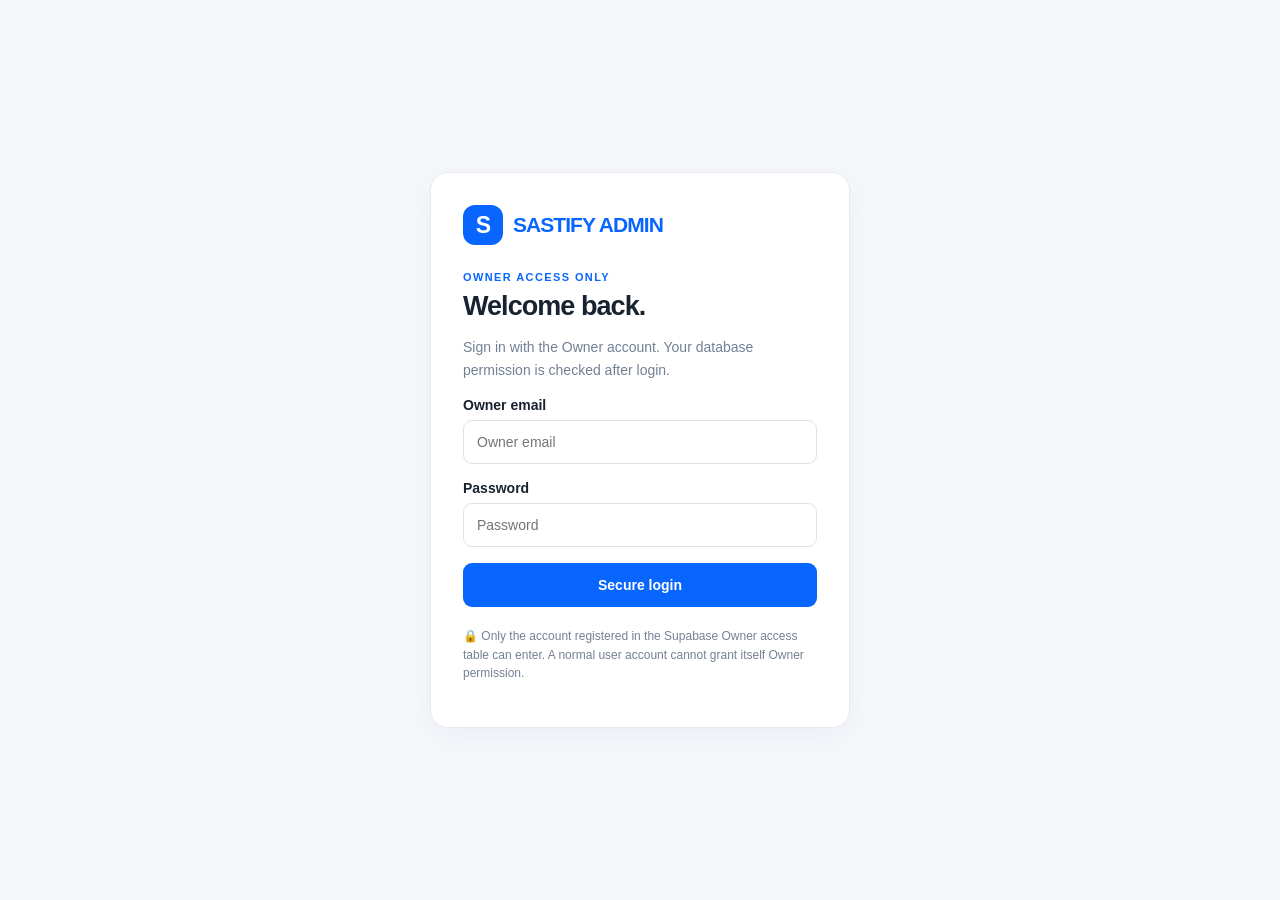
<file: admin.html>
<!doctype html>
<html lang="en"><head><meta charset="utf-8"><meta name="viewport" content="width=device-width,initial-scale=1"><meta name="robots" content="noindex,nofollow"><meta name="theme-color" content="#f5f7fb"><title>SASTIFY Owner Admin</title>
<style>
:root{--blue:#0866ff;--ink:#182230;--muted:#738094;--line:#e7ebf1;--bg:#f5f7fb}*{box-sizing:border-box}body{margin:0;background:var(--bg);color:var(--ink);font:14px Inter,-apple-system,BlinkMacSystemFont,"Segoe UI",Arial,sans-serif}.hidden{display:none!important}button,input{font:inherit}.login{min-height:100vh;display:grid;place-items:center;padding:22px}.card{width:min(420px,100%);background:#fff;border:1px solid var(--line);border-radius:18px;padding:32px;box-shadow:0 18px 55px #243b5b12}.brand{display:flex;align-items:center;gap:10px;color:var(--blue);font-weight:850;font-size:21px}.mark{width:40px;height:40px;border-radius:12px;background:var(--blue);color:white;display:grid;place-items:center;font-size:23px}.eyebrow{margin:26px 0 8px;color:var(--blue);font-size:11px;font-weight:800;letter-spacing:1.4px}.card h1{margin:0;font-size:27px}.sub{color:var(--muted);line-height:1.6}.field{margin:16px 0}.field label{display:block;font-weight:700;margin-bottom:7px}.field input{width:100%;padding:13px;border:1px solid #dce2ea;border-radius:9px}.primary{width:100%;border:0;border-radius:9px;background:var(--blue);color:white;padding:14px;font-weight:750}.primary:disabled{opacity:.6}.message{display:none;margin-top:14px;padding:12px;border-radius:9px;background:#fff1ed;color:#923a25;line-height:1.5}.security{font-size:12px;color:#758094;line-height:1.55;margin-top:20px}.app{min-height:100vh}.sidebar{position:fixed;inset:0 auto 0 0;width:238px;background:#fff;border-right:1px solid var(--line);padding:22px 14px;display:flex;flex-direction:column}.sidebrand{padding:0 8px 25px}.navlabel{font-size:10px;color:#9aa5b5;letter-spacing:1.2px;font-weight:800;padding:10px}.nav{display:grid;gap:5px}.nav a{padding:12px;border-radius:9px;color:#536176;text-decoration:none;font-weight:650}.nav a.active,.nav a:hover{background:#edf4ff;color:var(--blue)}.owner{margin-top:auto;border-top:1px solid var(--line);padding-top:15px;color:#566275}.logout{width:100%;padding:12px;border:0;background:transparent;color:#b33a3a;text-align:left;font-weight:700}.main{margin-left:238px;padding:30px;max-width:1500px}.top{display:flex;justify-content:space-between;align-items:center;margin-bottom:25px}.top h1{margin:0;font-size:25px}.top p{margin:6px 0;color:var(--muted)}.verified{padding:8px 12px;background:#eaf8ef;color:#187443;border-radius:30px;font-weight:700;font-size:12px}.hero{padding:23px;border-radius:14px;background:linear-gradient(110deg,#0b63e5,#3988ff);color:#fff}.hero h2{margin:0 0 7px}.hero p{margin:0;line-height:1.6;color:#edf4ff}.heading{margin:27px 0 13px;font-size:16px}.stats{display:grid;grid-template-columns:repeat(4,1fr);gap:13px}.stat,.module,.info{background:white;border:1px solid var(--line);border-radius:12px;padding:17px}.stat small{color:var(--muted);font-weight:650}.stat strong{display:block;font-size:25px;margin:13px 0 5px}.stat span{font-size:11px;color:#8b96a6}.modules{display:grid;grid-template-columns:repeat(3,1fr);gap:13px}.module b{font-size:14px}.module p{font-size:12px;color:var(--muted);line-height:1.55;margin-bottom:0}.info{margin-top:18px;line-height:1.6;color:var(--muted)}@media(max-width:900px){.stats{grid-template-columns:repeat(2,1fr)}.modules{grid-template-columns:repeat(2,1fr)}}@media(max-width:650px){.sidebar{width:62px;padding:16px 6px}.sidebrand{padding:0 3px 20px}.sidebrand .brand{font-size:0}.mark{width:44px;height:44px}.navlabel,.nav a span,.owner span{display:none}.nav a{text-align:center;padding:13px 3px;font-size:17px}.owner{text-align:center}.logout{text-align:center;padding:12px 0;font-size:0}.logout:after{content:"↪";font-size:18px}.main{margin-left:62px;padding:20px 13px}.top h1{font-size:21px}.verified{font-size:0;padding:10px}.verified:after{content:"✓";font-size:13px}.modules{grid-template-columns:1fr}.hero{padding:19px}}@media(max-width:420px){.stats{gap:8px}.stat{padding:12px}.stat strong{font-size:21px}}

:root{--surface:#fff;--surface2:#f8faff;--shadow:0 8px 28px #1d35570b;--blue-soft:#edf4ff}
body{transition:background .2s,color .2s}
.card,.sidebar,.stat,.module,.info,.toptools{background:var(--surface);box-shadow:var(--shadow)}
.module{transition:transform .18s,border-color .18s,box-shadow .18s;cursor:pointer}
.module:hover{transform:translateY(-3px);border-color:#b8d1ff;box-shadow:0 12px 30px #1d355714}
.toptools{display:flex;align-items:center;gap:9px;padding:7px;border:1px solid var(--line);border-radius:12px}
.toptools input{border:0;outline:0;background:transparent;width:180px;padding:7px;color:var(--ink)}
.toolbtn{border:1px solid var(--line);background:var(--surface2);color:var(--ink);border-radius:9px;padding:9px 11px;cursor:pointer;font-weight:700}
.toprow{display:flex;justify-content:space-between;align-items:center;gap:14px;margin-bottom:22px}
.quick{display:grid;grid-template-columns:repeat(3,1fr);gap:13px;margin-top:14px}
.quick article{background:var(--surface);border:1px solid var(--line);border-radius:12px;padding:16px}
.quick b{display:block;margin-bottom:6px}.quick span{font-size:12px;color:var(--muted)}
.stat{box-shadow:none}.module{box-shadow:none}
.statusdot{display:inline-block;width:7px;height:7px;border-radius:50%;background:#20b26b;margin-right:7px}
body.dark{--ink:#e8edf6;--muted:#a4b0c2;--line:#29364a;--bg:#101827;--surface:#172235;--surface2:#1d2b40;--blue-soft:#1b355b;--shadow:0 8px 28px #0003;color:var(--ink)}
body.dark .sidebar{background:var(--surface)}body.dark .nav a{color:#b7c3d5}body.dark .nav a.active,body.dark .nav a:hover{background:#1b355b;color:#8db8ff}body.dark .hero{background:linear-gradient(110deg,#123c7c,#1459ad)}body.dark .verified{background:#173c2c;color:#8ee0b1}body.dark .field input{background:#101827;color:var(--ink);border-color:var(--line)}
@media(max-width:900px){.toprow{align-items:flex-start;flex-direction:column}.quick{grid-template-columns:1fr 1fr}}
@media(max-width:650px){.toptools{width:100%}.toptools input{width:100%;min-width:0}.quick{grid-template-columns:1fr}.toprow{gap:12px}}

#sastifyToast{position:fixed;z-index:99999;left:50%;top:50%;transform:translate(-50%,-50%) scale(.96);width:min(340px,calc(100% - 36px));padding:17px 19px 16px 56px;border:1px solid #e5eaf2;border-radius:18px;background:rgba(255,255,255,.96);backdrop-filter:blur(18px);-webkit-backdrop-filter:blur(18px);box-shadow:0 18px 55px #10213b30;color:#172235;font:600 14px/1.45 Inter,-apple-system,BlinkMacSystemFont,"Segoe UI",Arial,sans-serif;opacity:0;visibility:hidden;transition:opacity .2s,transform .2s,visibility .2s;pointer-events:none}#sastifyToast.show{opacity:1;visibility:visible;transform:translate(-50%,-50%) scale(1)}#sastifyToast:before{content:"✓";position:absolute;left:17px;top:50%;transform:translateY(-50%);width:27px;height:27px;border-radius:50%;display:grid;place-items:center;background:#e8f8ee;color:#159447;font-weight:900;font-size:16px}#sastifyToast.error:before{content:"!";background:#fff0ed;color:#d34232}#sastifyToast.info:before{content:"i";background:#eaf2ff;color:#0866ff}#sastifyToast b{display:block;font-size:14px;margin-bottom:2px}#sastifyToast span{display:block;color:#596579;font-weight:500;font-size:13px}body.dark #sastifyToast{background:rgba(23,34,53,.97);border-color:#34435a;color:#edf3fc}body.dark #sastifyToast span{color:#b7c3d5}

<style>
#usersPanel{margin-top:24px;background:var(--surface);border:1px solid var(--line);border-radius:14px;padding:18px;box-shadow:var(--shadow)}
#usersPanel .panelhead{display:flex;justify-content:space-between;align-items:center;gap:12px;flex-wrap:wrap}
#usersPanel h2{margin:0;font-size:18px}
#usersPanel .muted{color:var(--muted);font-size:12px;line-height:1.5}
#usersPanel .userfilters{display:flex;gap:8px;flex-wrap:wrap;margin:15px 0}
#usersPanel input,#usersPanel select{border:1px solid var(--line);border-radius:9px;background:var(--surface2);color:var(--ink);padding:11px;min-width:0}
#usersPanel input{flex:1;min-width:180px}
#usersPanel select{min-width:130px}
#usersPanel button{border:1px solid var(--line);border-radius:9px;background:var(--surface2);color:var(--ink);padding:10px 12px;font-weight:700;cursor:pointer}
#usersPanel button.primaryUser{background:#0866ff;color:#fff;border-color:#0866ff}
#usersPanel button:disabled{opacity:.55;cursor:not-allowed}
#usersPanel .tablewrap{overflow:auto}
#usersPanel table{width:100%;border-collapse:collapse;min-width:680px}
#usersPanel th,#usersPanel td{text-align:left;padding:12px 9px;border-top:1px solid var(--line);font-size:13px;vertical-align:middle}
#usersPanel th{color:var(--muted);font-size:11px;text-transform:uppercase;letter-spacing:.5px}
#usersPanel .pill{display:inline-block;padding:5px 8px;border-radius:20px;background:#eaf8ef;color:#187443;font-size:11px;font-weight:800}
#usersPanel .pill.suspended{background:#fff4df;color:#98600b}
#usersPanel .pill.banned{background:#ffeded;color:#b42318}
#usersPanel .actions{display:flex;gap:6px;flex-wrap:wrap}
#usersPanel .empty{padding:20px;text-align:center;color:var(--muted)}
#usersPanel .pagination{display:flex;justify-content:space-between;align-items:center;gap:10px;margin-top:14px}
#userActionDialog{position:fixed;inset:0;z-index:10000;background:#0b172a88;display:none;place-items:center;padding:18px}
#userActionDialog.show{display:grid}
#userActionDialog .dialog{width:min(430px,100%);background:var(--surface);color:var(--ink);border:1px solid var(--line);border-radius:16px;padding:22px;box-shadow:0 20px 70px #0004}
#userActionDialog h3{margin:0 0 7px}
#userActionDialog p{color:var(--muted);font-size:13px;line-height:1.5}
#userActionDialog select,#userActionDialog textarea{width:100%;padding:12px;border:1px solid var(--line);border-radius:9px;background:var(--surface2);color:var(--ink);font:inherit;margin:7px 0 12px}
#userActionDialog textarea{min-height:90px;resize:vertical}
#userActionDialog .dialogactions{display:flex;gap:8px}
#userActionDialog .dialogactions button{flex:1;padding:12px;border:1px solid var(--line);border-radius:9px;background:var(--surface2);color:var(--ink);font-weight:700}
#userActionDialog .dialogactions .confirm{background:#0866ff;color:white;border-color:#0866ff}
@media(max-width:650px){#usersPanel{padding:13px}#usersPanel .panelhead{align-items:flex-start}#usersPanel .userfilters{display:grid;grid-template-columns:1fr 1fr}#usersPanel input{grid-column:1/-1}#usersPanel select{width:100%}}
</style></style><link rel="stylesheet" href="/assets/sastify-typography.css?v=1">
<script src="/assets/sastify-global-favicon.js?v=1"></script>
</head><body>
<div id="sastifyToast" role="status" aria-live="polite"><b id="sastifyToastTitle">Success</b><span id="sastifyToastText"></span></div>

<section class="login" id="loginView"><div class="card"><div class="brand"><span class="mark">S</span>SASTIFY ADMIN</div><div class="eyebrow">OWNER ACCESS ONLY</div><h1>Welcome back.</h1><p class="sub">Sign in with the Owner account. Your database permission is checked after login.</p><form id="loginForm"><div class="field"><label for="email">Owner email</label><input id="email" type="email" autocomplete="username" required placeholder="Owner email"></div><div class="field"><label for="password">Password</label><input id="password" type="password" autocomplete="current-password" required placeholder="Password"></div><button class="primary" id="loginButton">Secure login</button></form><div class="message" id="message" role="status"></div><p class="security">🔒 Only the account registered in the Supabase Owner access table can enter. A normal user account cannot grant itself Owner permission.</p></div></section>
<section class="app hidden" id="app"><aside class="sidebar"><div class="sidebrand"><div class="brand"><span class="mark">S</span><span>SASTIFY ADMIN</span></div></div><div class="navlabel">WORKSPACE</div><nav class="nav"><a class="active" href="#dashboard">▦ <span>Dashboard</span></a><a href="/welcome-editor.html">▧ <span>Welcome Page</span></a><a href="#users">♙ <span>Users</span></a><a href="#verification">✓ <span>Verification</span></a><a href="#social">♡ <span>Social</span></a><a href="#shop">▣ <span>Shop</span></a><a href="#payments">৳ <span>Payments</span></a><a href="#reports">⚑ <span>Reports</span></a><a href="#settings">⚙ <span>Settings</span></a></nav><div class="owner">◉ <span>Owner · Full access</span></div><button class="logout" id="logout">↪ Log out</button></aside><main class="main" id="dashboard"><div class="toprow"><header class="top"><div><h1>Dashboard</h1><p>Your SASTIFY control centre</p></div><div class="verified">● Owner verified</div></header><div class="toptools"><input id="moduleSearch" type="search" placeholder="Search admin modules…" aria-label="Search admin modules"><button class="toolbtn" id="themeToggle" type="button" aria-label="Toggle dark mode">☾ Theme</button></div></div><section class="hero"><h2>Welcome to SASTIFY Admin</h2><p>Manage your platform from one professional workspace. Live database metrics and management actions will be connected module by module.</p></section><h2 class="heading">Platform overview</h2><section class="stats"><article class="stat"><small>Total members</small><strong id="memberCount">—</strong><span id="memberStatus">Loading live data…</span></article><article class="stat"><small>Social posts</small><strong>—</strong><span>Live data connection pending</span></article><article class="stat"><small>Products</small><strong>—</strong><span>Live data connection pending</span></article><article class="stat"><small>Orders</small><strong>—</strong><span>Live data connection pending</span></article></section><h2 class="heading">Management modules</h2><section class="modules"><article class="module" id="welcome" role="link" tabindex="0" data-editor-link><b>Welcome Page Editor ↗</b><p>Edit your logo, images, text, community post, shop preview and founder details. Save drafts and publish changes.</p></article><article class="module" id="users"><b>User Management</b><p>Search members, review profiles and manage account status.</p></article><article class="module" id="verification"><b>Verification</b><p>Blue Tick and Verified Tick requests, pricing, payments and renewals.</p></article><article class="module" id="social"><b>Social Management</b><p>Moderate posts, photos, videos, comments, reports and spam.</p></article><article class="module" id="shop"><b>Shop Management</b><p>Manage sellers, seller plans, products, categories and orders.</p></article><article class="module" id="payments"><b>Payments & Finance</b><p>Manual bKash, Nagad, Rocket records, fees, refunds and order payments.</p></article><article class="module" id="reports"><b>Reports & Moderation</b><p>Review user, post and product reports with action history.</p></article><article class="module" id="settings"><b>Website Settings</b><p>Policies, contact details, SEO, language, currency and maintenance.</p></article></section><section class="quick"><article><b><span class="statusdot"></span>Owner security</b><span id="ownerStatus">Owner authentication verified for this session</span></article><article><b>Database connection</b><span id="databaseStatus">Checking Supabase data access…</span></article><article><b>Next milestone</b><span>Connect social, shop and order records after their schema is confirmed.</span></article></section><section class="info"><b>Implementation status:</b> Owner login and access verification are active. Dashboard search and theme controls are available. Statistics and management actions will appear only after their database tables, permissions and workflows are connected—no sample figures are shown.</section>
<section id="usersPanel" hidden>
 <div class="panelhead"><div><h2>User Management</h2><div class="muted">Live member records from Supabase. Account status changes are recorded in the admin audit log.</div></div><button class="primaryUser" id="refreshUsers" type="button">↻ Refresh</button></div>
 <div class="userfilters"><input id="userSearch" type="search" placeholder="Search name, username or email"><select id="userStatusFilter"><option value="all">All statuses</option><option value="active">Active</option><option value="suspended">Suspended</option><option value="banned">Banned</option></select><select id="userSort"><option value="newest">Newest first</option><option value="oldest">Oldest first</option></select></div>
 <div class="muted" id="usersMessage" role="status">Loading members…</div>
 <div class="tablewrap"><table><thead><tr><th>Member</th><th>Email</th><th>Username</th><th>Joined</th><th>Status</th><th>Action</th></tr></thead><tbody id="usersRows"></tbody></table></div>
 <div class="pagination"><span class="muted" id="usersPageInfo">—</span><div><button id="usersPrev" type="button">← Previous</button> <button id="usersNext" type="button">Next →</button></div></div>
</section>
<div id="userActionDialog" role="dialog" aria-modal="true" aria-labelledby="userDialogTitle">
 <div class="dialog"><h3 id="userDialogTitle">Change account status</h3><p id="userDialogMember"></p><label class="muted" for="userNewStatus">New status</label><select id="userNewStatus"><option value="active">Active</option><option value="suspended">Suspended</option><option value="banned">Banned</option></select><label class="muted" for="userReason">Reason (optional)</label><textarea id="userReason" maxlength="1000" placeholder="Add a moderation note…"></textarea><div class="dialogactions"><button type="button" id="cancelUserAction">Cancel</button><button type="button" class="confirm" id="confirmUserAction">Save status</button></div></div>
</div></main></section>
<script>
const URL='https://eepluqdmtvsvhqxcvtll.supabase.co';
const KEY=String.fromCharCode(115,98,95,112,117,98,108,105,115,104,97,98,108,101,95,73,121,78,84,55,111,88,56,102,106,68,48,101,106,109,88,115,87,78,57,121,65,95,48,57,104,66,70,107,98,77);
const $=id=>document.getElementById(id);
let sastifyToastTimer;function showToast(message,type='success',title){const box=document.getElementById('sastifyToast');if(!box)return;box.className=type==='error'?'error show':type==='info'?'info show':'show';document.getElementById('sastifyToastTitle').textContent=title||(type==='error'?'Something went wrong':type==='info'?'Notice':'Done');document.getElementById('sastifyToastText').textContent=message;clearTimeout(sastifyToastTimer);sastifyToastTimer=setTimeout(()=>box.classList.remove('show'),2800)}
const showError=t=>{$('message').textContent=t;$('message').style.display='block';showToast(t,'error')};
async function checkOwner(s){if(!s||!s.access_token||!s.user?.id)throw Error('Please sign in again.');const u=await fetch(URL+'/auth/v1/user',{headers:{apikey:KEY,Authorization:'Bearer '+s.access_token}});if(!u.ok)throw Error('Session expired. Please sign in again.');const user=await u.json();const r=await fetch(URL+'/rest/v1/admin_access?select=user_id&user_id=eq.'+encodeURIComponent(user.id),{headers:{apikey:KEY,Authorization:'Bearer '+s.access_token}});if(!r.ok)throw Error('Owner access is not configured. Run supabase/admin_setup.sql in Supabase SQL Editor.');const rows=await r.json();if(!rows.some(x=>x.user_id===user.id))throw Error('Access denied. This account is not the registered Owner.');return user}
function openApp(){$('loginView').classList.add('hidden');$('app').classList.remove('hidden');loadDashboard()}
async function loadDashboard(){const s=JSON.parse(sessionStorage.getItem('sastify_owner_session')||'null');if(!s?.access_token)return;const headers={apikey:KEY,Authorization:'Bearer '+s.access_token,Prefer:'count=exact'};try{const r=await fetch(URL+'/rest/v1/profiles?select=id',{method:'HEAD',headers});if(!r.ok)throw Error('Profiles table access unavailable ('+r.status+').');const range=r.headers.get('content-range')||'';const total=range.includes('/')?range.split('/').pop():'*';$('memberCount').textContent=total==='*'?'—':Number(total).toLocaleString();$('memberStatus').textContent=total==='*'?'Member count not exposed by database':'Live Supabase profile count';$('databaseStatus').textContent='Connected to Supabase; profile data '+(total==='*'?'reachable':'loaded')+'. Other modules awaiting schema.';}catch(e){$('memberCount').textContent='—';$('memberStatus').textContent='Unable to read profiles';$('databaseStatus').textContent=e.message;}}
async function logout(){const s=JSON.parse(sessionStorage.getItem('sastify_owner_session')||'null');try{if(s?.access_token)await fetch(URL+'/auth/v1/logout',{method:'POST',headers:{apikey:KEY,Authorization:'Bearer '+s.access_token}})}catch{}sessionStorage.removeItem('sastify_owner_session');$('app').classList.add('hidden');$('loginView').classList.remove('hidden');showToast('You have logged out successfully.','success','Logged out')}
$('loginForm').addEventListener('submit',async e=>{e.preventDefault();const b=$('loginButton');b.disabled=true;b.textContent='Verifying Owner…';$('message').style.display='none';try{const r=await fetch(URL+'/auth/v1/token?grant_type=password',{method:'POST',headers:{'Content-Type':'application/json',apikey:KEY},body:JSON.stringify({email:$('email').value.trim(),password:$('password').value})});const s=await r.json();if(!r.ok)throw Error(s.msg||s.message||s.error_description||'Login failed.');await checkOwner(s);sessionStorage.setItem('sastify_owner_session',JSON.stringify(s));openApp();showToast('Owner login successful. Welcome to SASTIFY Admin.')}catch(err){showError(err.message||'Could not verify Owner access.')}finally{b.disabled=false;b.textContent='Secure login'}});
$('logout').addEventListener('click',logout);
(async()=>{try{const s=JSON.parse(sessionStorage.getItem('sastify_owner_session')||'null');if(s){await checkOwner(s);openApp()}}catch{sessionStorage.removeItem('sastify_owner_session')}})();
document.querySelectorAll('.nav a').forEach(a=>a.addEventListener('click',()=>{document.querySelectorAll('.nav a').forEach(x=>x.classList.remove('active'));a.classList.add('active')}));
$('themeToggle').addEventListener('click',()=>{document.body.classList.toggle('dark');$('themeToggle').textContent=document.body.classList.contains('dark')?'☀ Light':'☾ Theme';showToast(document.body.classList.contains('dark')?'Dark mode enabled.':'Light mode enabled.','info','Theme updated')});
$('moduleSearch');
$('welcome').addEventListener('click',()=>{showToast('Opening Welcome Page Editor…','info');setTimeout(()=>location.href='/welcome-editor.html',250)});$('welcome').addEventListener('keydown',e=>{if(e.key==='Enter'||e.key===' '){showToast('Opening Welcome Page Editor…','info');setTimeout(()=>location.href='/welcome-editor.html',250)}});

$('moduleSearch').addEventListener('input',e=>{const q=e.target.value.trim().toLowerCase();document.querySelectorAll('.module').forEach(m=>{m.style.display=m.textContent.toLowerCase().includes(q)?'':'none'})});
let userRows=[],userPage=0,userTarget=null;const USER_PAGE_SIZE=20;
const usersPanel=$('usersPanel');
function escapeHTML(v){return String(v??'').replace(/[&<>"']/g,c=>({'&':'&amp;','<':'&lt;','>':'&gt;','"':'&quot;',"'":'&#39;'}[c]))}
function ownerSession(){return JSON.parse(sessionStorage.getItem('sastify_owner_session')||'null')}
function profileMeta(p){return p.user_metadata||p.raw_user_meta_data||p||{}}
function userStatus(p){return p.account_status||'active'}
function renderUsers(){const q=$('userSearch').value.trim().toLowerCase(),st=$('userStatusFilter').value,sort=$('userSort').value;let list=userRows.filter(p=>{const m=profileMeta(p),hay=[p.email,m.full_name,m.username,p.id].join(' ').toLowerCase();return (!q||hay.includes(q))&&(st==='all'||userStatus(p)===st)});list.sort((a,b)=>{const d=new Date(a.created_at||0)-new Date(b.created_at||0);return sort==='newest'?-d:d});const pages=Math.max(1,Math.ceil(list.length/USER_PAGE_SIZE));userPage=Math.min(userPage,pages-1);const start=userPage*USER_PAGE_SIZE;$('usersRows').innerHTML=list.slice(start,start+USER_PAGE_SIZE).map(p=>{const m=profileMeta(p),status=userStatus(p),label=m.full_name||m.username||p.email||'SASTIFY Member';return '<tr><td><b>'+escapeHTML(label)+'</b><div class="muted">'+escapeHTML(p.id)+'</div></td><td>'+escapeHTML(p.email||'—')+'</td><td>'+escapeHTML(m.username?'@'+m.username:'—')+'</td><td>'+escapeHTML(p.created_at?new Date(p.created_at).toLocaleDateString():'—')+'</td><td><span class="pill '+(status==='active'?'':status)+'">'+escapeHTML(status)+'</span></td><td><div class="actions"><button type="button" data-user-action="'+escapeHTML(p.id)+'" data-user-status="'+escapeHTML(status)+'" data-user-label="'+escapeHTML(label)+'">Manage</button></div></td></tr>'}).join('');$('usersMessage').textContent=list.length+' matching member(s) · records are loaded from Supabase Auth';$('usersPageInfo').textContent='Page '+(userPage+1)+' of '+pages+' · '+list.length+' members';$('usersPrev').disabled=userPage===0;$('usersNext').disabled=userPage>=pages-1}
async function loadUsers(){const s=ownerSession();if(!s?.access_token)return;$('usersMessage').textContent='Loading member records…';$('refreshUsers').disabled=true;try{const r=await fetch(URL+'/rest/v1/profiles?select=*&order=created_at.desc&limit=1000',{headers:{apikey:KEY,Authorization:'Bearer '+s.access_token}});if(!r.ok){const e=await r.json().catch(()=>({}));throw Error(e.message||'Could not load profiles ('+r.status+'). Check the profiles table SELECT policy for Owner access.')}const profiles=await r.json();if(!Array.isArray(profiles))throw Error('Unexpected profiles response.');const cr=await fetch(URL+'/rest/v1/user_account_controls?select=user_id,account_status,reason,updated_at',{headers:{apikey:KEY,Authorization:'Bearer '+s.access_token}});if(!cr.ok)throw Error('Could not load account status records ('+cr.status+'). Check user_management.sql and Owner RLS.');const controls=await cr.json();const map=new Map(controls.map(x=>[x.user_id,x]));userRows=profiles.map(p=>{const id=p.id||p.user_id;return {...p,id,...map.get(id)}}).filter(p=>p.id);$('usersMessage').textContent='Member profiles loaded successfully. Email is shown only if your profiles table stores it.';renderUsers()}catch(e){$('usersMessage').textContent=e.message;showToast(e.message,'error','Users could not load')}finally{$('refreshUsers').disabled=false}}
function openUsers(){usersPanel.hidden=false;$('dashboard').scrollIntoView({behavior:'smooth',block:'start'});loadUsers()}
$('users').addEventListener('click',()=>openUsers());
$('refreshUsers').addEventListener('click',loadUsers);
['userSearch','userStatusFilter','userSort'].forEach(id=>$(id).addEventListener(id==='userSearch'?'input':'change',()=>{userPage=0;renderUsers()}));
$('usersPrev').addEventListener('click',()=>{userPage=Math.max(0,userPage-1);renderUsers()});
$('usersNext').addEventListener('click',()=>{userPage++;renderUsers()});
$('usersRows').addEventListener('click',e=>{const b=e.target.closest('[data-user-action]');if(!b)return;userTarget={id:b.dataset.userAction,label:b.dataset.userLabel};$('userDialogMember').textContent=userTarget.label+' · '+userTarget.id;$('userNewStatus').value=b.dataset.userStatus;$('userReason').value='';$('userActionDialog').classList.add('show')});
$('cancelUserAction').addEventListener('click',()=>{$('userActionDialog').classList.remove('show');userTarget=null});
$('confirmUserAction').addEventListener('click',async()=>{if(!userTarget)return;const s=ownerSession(),status=$('userNewStatus').value,reason=$('userReason').value.trim(),b=$('confirmUserAction');b.disabled=true;b.textContent='Saving…';try{const r=await fetch(URL+'/rest/v1/rpc/admin_set_user_status',{method:'POST',headers:{apikey:KEY,Authorization:'Bearer '+s.access_token,'Content-Type':'application/json'},body:JSON.stringify({target_user_id:userTarget.id,new_status:status,change_reason:reason||null})});const result=await r.json().catch(()=>({}));if(!r.ok)throw Error(result.message||result.details||'Could not update status ('+r.status+').');$('userActionDialog').classList.remove('show');showToast('Account status updated to '+status+'.','success','Saved');userTarget=null;await loadUsers()}catch(e){showToast(e.message,'error','Update failed')}finally{b.disabled=false;b.textContent='Save status'}});

</script></body></html>
</file>
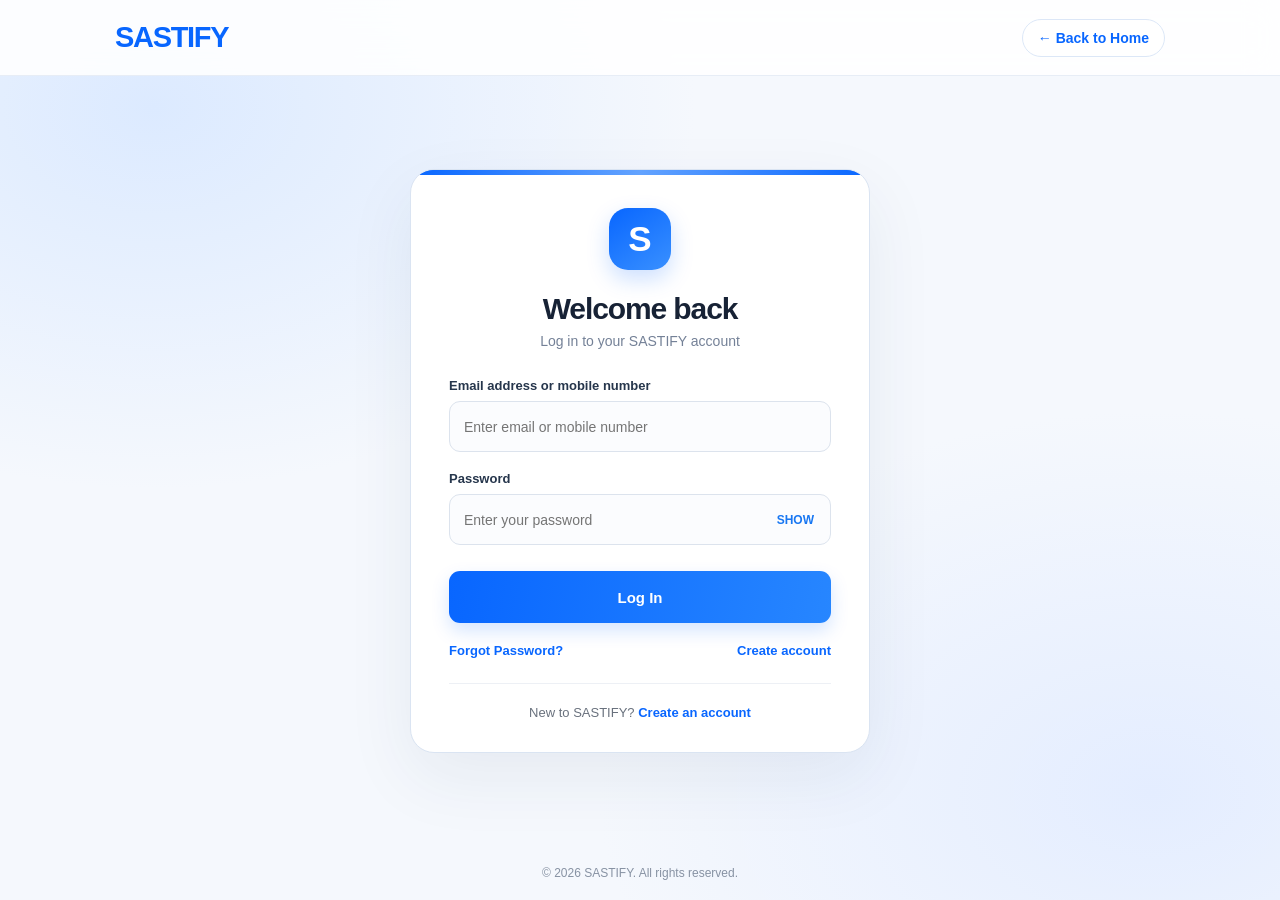
<file: login.html>
<!doctype html>
<html lang="en">
<head>
<meta charset="utf-8"><meta name="viewport" content="width=device-width,initial-scale=1"><meta name="theme-color" content="#0866ff">
<title>Log In | SASTIFY</title>
<style>
*{box-sizing:border-box}body{margin:0;min-height:100vh;background:#f0f2f5;color:#1c1e21;font-family:Inter,-apple-system,BlinkMacSystemFont,"Segoe UI",Arial,sans-serif;display:flex;flex-direction:column}.nav{height:68px;background:#fff;border-bottom:1px solid #e2e5e9;display:flex;align-items:center;justify-content:space-between;padding:0 max(20px,calc((100% - 1050px)/2))}.brand{font-size:26px;font-weight:850;letter-spacing:-1px;color:#0866ff;text-decoration:none}.home{color:#0866ff;text-decoration:none;font-size:14px;font-weight:700}.main{flex:1;display:grid;place-items:center;padding:36px 16px}.card{width:min(430px,100%);background:#fff;border:1px solid #e0e3e8;border-radius:14px;padding:32px;box-shadow:0 10px 30px #1720330b}.mark{width:48px;height:48px;border-radius:14px;background:#0866ff;color:#fff;display:grid;place-items:center;font-size:29px;font-weight:850;margin:0 auto 18px}.card h1{text-align:center;font-size:27px;letter-spacing:-.8px;margin:0 0 7px}.sub{text-align:center;color:#69717d;font-size:14px;margin:0 0 25px}.field{margin:16px 0}.field label{display:block;font-size:13px;font-weight:750;margin-bottom:7px}.field input{width:100%;height:47px;border:1px solid #d5dae2;border-radius:8px;padding:0 13px;font:inherit;font-size:14px;outline:none}.field input:focus{border-color:#0866ff;box-shadow:0 0 0 3px #0866ff18}.submit{width:100%;height:48px;border:0;border-radius:8px;background:#0866ff;color:#fff;font-size:15px;font-weight:750;cursor:pointer;margin-top:7px}.submit:disabled{opacity:.65;cursor:wait}.links{display:flex;justify-content:space-between;gap:12px;margin-top:18px}.links a,.links button{font-size:13px;color:#0866ff;text-decoration:none;font-weight:700;background:none;border:0;padding:0;cursor:pointer}.notice{display:none;margin-top:16px;padding:12px;border-radius:8px;background:#fff0ed;color:#a02a19;font-size:13px;line-height:1.5}.signup{text-align:center;color:#69717d;font-size:13px;margin:24px 0 0}.signup a{color:#0866ff;text-decoration:none;font-weight:750}footer{text-align:center;padding:20px;color:#7b828d;font-size:12px}@media(max-width:480px){.card{padding:27px 21px}.nav{height:62px}}
:root{--auth-blue:#1877f2;--auth-ink:#172235}body{background:radial-gradient(ellipse at 12% 12%,#dceaff 0,transparent 34%),radial-gradient(ellipse at 90% 88%,#e4edff 0,transparent 34%),#f5f8fd;color:var(--auth-ink)}.nav{height:76px;background:#ffffffdf;backdrop-filter:blur(16px);border-bottom:1px solid #e7edf6}.brand{font-size:29px;letter-spacing:-1.4px;font-weight:900}.home{padding:10px 15px;border:1px solid #dce7f7;border-radius:999px;background:#fff}.main{padding:42px 16px}.card{width:min(460px,100%);padding:38px 38px 32px;border:1px solid #dae4f2;border-radius:24px;box-shadow:0 24px 70px #17345b12;position:relative;overflow:hidden}.card:before,.card:after{content:"";position:absolute;inset:0 0 auto;height:5px;background:linear-gradient(90deg,#0866ff,#63a3ff,#0866ff)}.mark{width:62px;height:62px;border-radius:19px;background:linear-gradient(145deg,#0866ff,#3990ff);box-shadow:0 9px 22px #0866ff35;font-size:35px;margin-bottom:22px}.card h1{font-size:30px;letter-spacing:-1.1px;font-weight:850}.sub{color:#748197;margin-bottom:29px}.field{margin:19px 0}.field label{color:#26364c;margin-bottom:8px}.field input{height:51px;border:1px solid #dce3ed;border-radius:11px;padding:0 14px;background:#fbfcfe;transition:.18s}.field input:focus{background:#fff;border-color:#1877f2;box-shadow:0 0 0 4px #1877f21a}.password-wrap{position:relative}.password-wrap input{width:100%;padding-right:75px}.password-toggle{position:absolute;right:9px;top:50%;transform:translateY(-50%);border:0;background:transparent;color:#1877f2;font-size:12px;font-weight:800;padding:8px;cursor:pointer}.submit{height:52px;border-radius:11px;background:linear-gradient(100deg,#0866ff,#2786ff);box-shadow:0 8px 18px #0866ff2b;transition:.18s}.submit:hover{transform:translateY(-1px);box-shadow:0 11px 23px #0866ff38}.links{margin-top:20px}.signup{border-top:1px solid #edf0f5;padding-top:21px;margin-top:25px}footer{color:#8792a3}#authToast{position:fixed;z-index:9999;left:50%;top:50%;transform:translate(-50%,-50%) scale(.96);width:min(340px,calc(100% - 36px));padding:17px 18px 17px 56px;border:1px solid #e5eaf2;border-radius:18px;background:#fffffff5;backdrop-filter:blur(18px);box-shadow:0 18px 55px #10213b30;color:#172235;opacity:0;visibility:hidden;transition:.2s;pointer-events:none}#authToast.show{opacity:1;visibility:visible;transform:translate(-50%,-50%) scale(1)}#authToast:before{content:"✓";position:absolute;left:17px;top:50%;transform:translateY(-50%);width:27px;height:27px;border-radius:50%;display:grid;place-items:center;background:#e8f8ee;color:#159447;font-weight:900}#authToast.error:before{content:"!";background:#fff0ed;color:#d34232}#authToast b{display:block;margin-bottom:3px}#authToast span{font-size:13px;color:#596579}@media(max-width:520px){.nav{height:66px;padding:0 17px}.main{padding:28px 14px}.card{padding:33px 23px 26px;border-radius:20px}.card h1{font-size:27px}}</style>
<link rel="stylesheet" href="/assets/sastify-typography.css?v=1">
<script src="/assets/sastify-global-favicon.js?v=1"></script>
<script src="/assets/sastify-auth-session.js?v=1"></script>
</head>
<body>
<header class="nav"><a class="brand" href="/">SASTIFY</a><a class="home" href="/">← Back to Home</a></header>
<main class="main"><section class="card">
<div class="mark">S</div><h1>Welcome back</h1><p class="sub">Log in to your SASTIFY account</p>
<form id="loginForm">
<div class="field"><label for="identity">Email address or mobile number</label><input id="identity" type="text" autocomplete="username" placeholder="Enter email or mobile number" required></div>
<div class="field"><label for="password">Password</label><input id="password" type="password" autocomplete="current-password" placeholder="Enter your password" required></div>
<button class="submit" id="submit" type="submit">Log In</button>
</form>
<div class="links"><button type="button" id="forgot">Forgot Password?</button><a href="/signup.html">Create account</a></div>
<div class="notice" id="notice" role="alert"></div>
<p class="signup">New to SASTIFY? <a href="/signup.html">Create an account</a></p>
</section></main><footer>© 2026 SASTIFY. All rights reserved.</footer>
<script>
const U='https://eepluqdmtvsvhqxcvtll.supabase.co';
const K=String.fromCharCode(115,98,95,112,117,98,108,105,115,104,97,98,108,101,95,73,121,78,84,55,111,88,56,102,106,68,48,101,106,109,88,115,87,78,57,121,65,95,48,57,104,66,70,107,98,77);
const form=document.getElementById('loginForm'),btn=document.getElementById('submit'),notice=document.getElementById('notice');const pw=document.getElementById('password'),pwWrap=document.createElement('div');pwWrap.className='password-wrap';pw.parentNode.insertBefore(pwWrap,pw);pwWrap.appendChild(pw);const eye=document.createElement('button');eye.type='button';eye.className='password-toggle';eye.textContent='SHOW';pwWrap.appendChild(eye);eye.onclick=()=>{const visible=pw.type==='password';pw.type=visible?'text':'password';eye.textContent=visible?'HIDE':'SHOW'};
let toastTimer;function toast(t,type='success',title){const box=document.getElementById('authToast');box.className=type==='error'?'error show':'show';document.getElementById('authToastTitle').textContent=title||(type==='error'?'Please check':'Done');document.getElementById('authToastText').textContent=t;clearTimeout(toastTimer);toastTimer=setTimeout(()=>box.classList.remove('show'),2600)}function message(t){notice.textContent=t;notice.style.display='block';toast(t,'error')}
form.addEventListener('submit',async e=>{
 e.preventDefault();notice.style.display='none';btn.disabled=true;btn.textContent='Logging in…';
 try{
  const identity=document.getElementById('identity').value.trim(),password=document.getElementById('password').value;
  const email=/^[^\s@]+@[^\s@]+\.[^\s@]+$/.test(identity);
  let phone=identity.replace(/[\s()-]/g,'');
  if(/^01[3-9]\d{8}$/.test(phone))phone='+88'+phone;else if(/^8801[3-9]\d{8}$/.test(phone))phone='+'+phone;
  const payload=email?{email:identity,password}:{phone,password};
  const r=await fetch(U+'/auth/v1/token?grant_type=password',{method:'POST',headers:{'Content-Type':'application/json',apikey:K},body:JSON.stringify(payload)});
  const d=await r.json();
  if(!r.ok)throw new Error(d.msg||d.message||d.error_description||'Login failed. Please check your details and try again.');
  window.SASTIFY_AUTH.save(d);
  toast('Successful','success','Login successful');setTimeout(()=>location.href='/profile.html',650);
 }catch(err){message(err.message||'Network error. Please try again.');}
 finally{btn.disabled=false;btn.textContent='Log In';}
});
document.getElementById('forgot').addEventListener('click',async()=>{
 const email=document.getElementById('identity').value.trim();
 if(!/^[^\s@]+@[^\s@]+\.[^\s@]+$/.test(email)){message('Password reset-er jonno age email address din.');return}
 try{const r=await fetch(U+'/auth/v1/recover',{method:'POST',headers:{'Content-Type':'application/json',apikey:K},body:JSON.stringify({email})});if(!r.ok)throw new Error('Could not send password reset email.');notice.style.background='#eaf7ee';notice.style.color='#176b35';notice.textContent='If this email is registered, a password reset link has been sent.';notice.style.display='block';toast('Password reset instructions have been requested.','success','Request submitted');}
 catch(e){message(e.message||'Network error. Please try again.')}
});
</script>
<div id="authToast" role="status" aria-live="polite"><b id="authToastTitle">Success</b><span id="authToastText"></span></div></body></html>
</file>
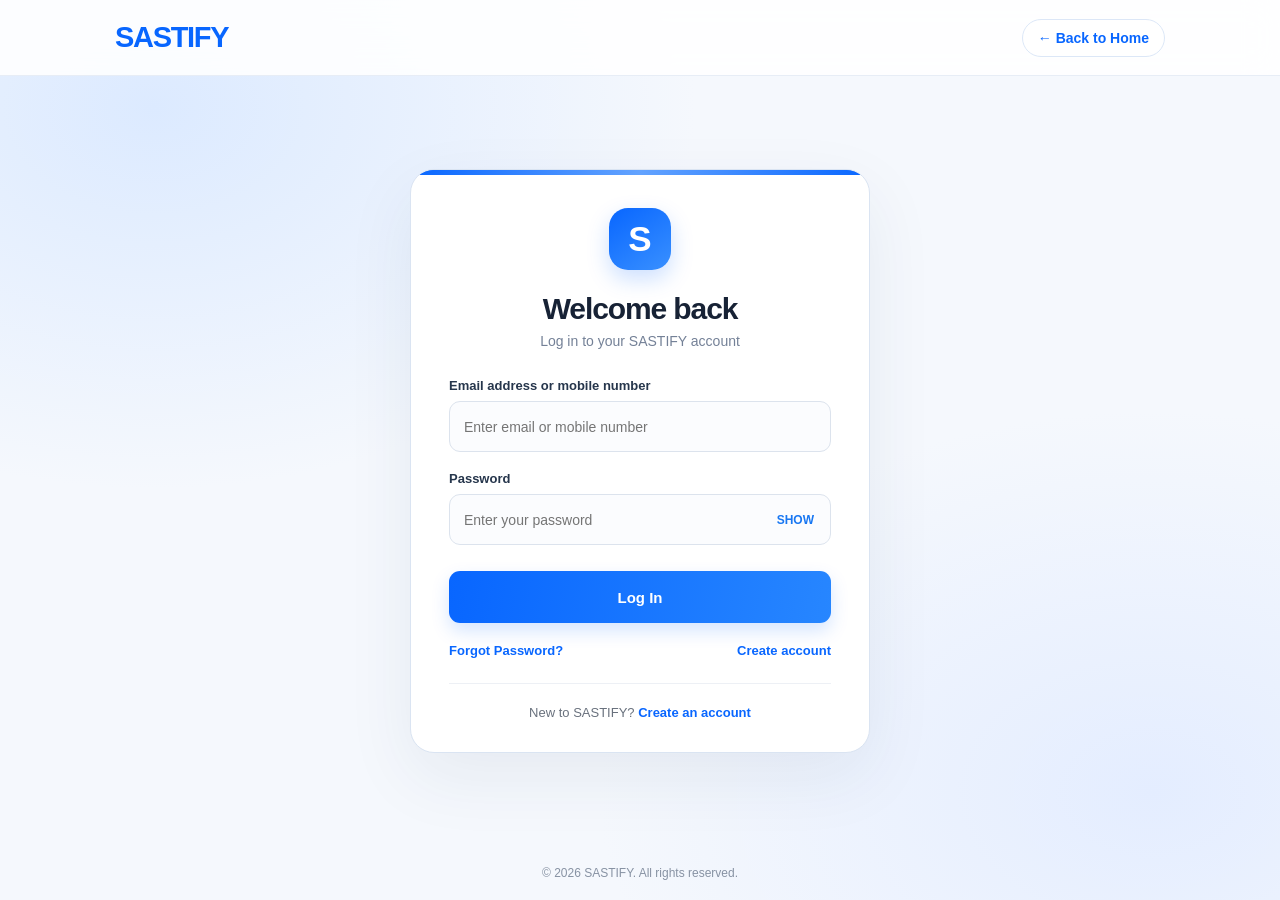
<file: profile.html>
<!doctype html><html lang="en"><head><meta charset="utf-8"><meta name="viewport" content="width=device-width,initial-scale=1"><meta name="robots" content="noindex,nofollow"><title>My Profile | SASTIFY</title><style>*{box-sizing:border-box}body{margin:0;background:#f0f2f5;color:#1c1e21;font-family:Arial,sans-serif}.nav{height:64px;background:#fff;display:flex;align-items:center;justify-content:space-between;padding:0 max(20px,calc((100% - 950px)/2))}.brand{font-size:25px;font-weight:850;color:#0866ff;text-decoration:none}button{border:0;border-radius:7px;padding:10px 14px;font-weight:bold;cursor:pointer}.wrap{width:min(850px,calc(100% - 28px));margin:28px auto}.card{background:#fff;border:1px solid #dddfe2;border-radius:12px;overflow:hidden}.cover{height:190px;background:linear-gradient(120deg,#dceaff,#eef3fc)}.profile{padding:0 24px 25px}.avatar{width:124px;height:124px;border-radius:50%;border:5px solid white;background:#e4eaf2;object-fit:cover;margin-top:-62px}.name{font-size:26px;margin:8px 0 3px}.username{color:#65676b;margin:0 0 20px}.grid{border-top:1px solid #e4e6eb;padding-top:18px;display:grid;grid-template-columns:1fr 1fr;gap:16px}.item{font-size:14px;color:#65676b}.item b{display:block;color:#1c1e21;margin-bottom:5px}.hint{font-size:13px;color:#65676b;margin-top:20px}.home{display:inline-block;margin-top:10px;background:#0866ff;color:#fff;text-decoration:none;padding:11px 15px;border-radius:7px;font-weight:bold;font-size:14px}@media(max-width:520px){.cover{height:145px}.profile{padding:0 16px 20px}.grid{grid-template-columns:1fr}}</style><link rel="stylesheet" href="/assets/sastify-typography.css?v=1">
<script src="/assets/sastify-global-favicon.js?v=1"></script>
<script src="/assets/sastify-auth-session.js?v=1"></script>
</head><body><header class="nav"><a class="brand" href="/">SASTIFY</a><button id="logout">Log out</button></header><main class="wrap"><section class="card"><div class="cover"></div><div class="profile"><img class="avatar" id="avatar" alt="Profile photo"><h1 class="name" id="name">SASTIFY Member</h1><p class="username" id="username"></p><div class="grid"><div class="item"><b>Birthday</b><span id="birthday">Not added</span></div><div class="item"><b>Gender</b><span id="gender">Not added</span></div><div class="item"><b>Email</b><span id="email"></span></div><div class="item"><b>Mobile</b><span id="phone">Not added</span></div></div><p class="hint">Welcome to SASTIFY. You can add or update more profile details as new features become available.</p><a class="home" href="/">Go to SASTIFY Home</a><a class="home" id="adminLink" href="/admin.html" style="display:none;margin-left:8px;background:#174ea6">Open Admin Panel</a></div></section></main><script>const U='https://eepluqdmtvsvhqxcvtll.supabase.co',K=String.fromCharCode(115,98,95,112,117,98,108,105,115,104,97,98,108,101,95,73,121,78,84,55,111,88,56,102,106,68,48,101,106,109,88,115,87,78,57,121,65,95,48,57,104,66,70,107,98,77);let s; (async()=>{s=await window.SASTIFY_AUTH.getSession();if(!s||!s.access_token){location.href='/login.html';return}const u=s.user||{},m=u.user_metadata||{};document.getElementById('name').textContent=m.full_name||'SASTIFY Member';document.getElementById('username').textContent=m.username?'@'+m.username:'';document.getElementById('birthday').textContent=m.birthday||'Not added';document.getElementById('gender').textContent=m.gender||'Not added';document.getElementById('email').textContent=u.email||'';document.getElementById('phone').textContent=m.phone||'Not added';if(m.avatar_url)document.getElementById('avatar').src=m.avatar_url;else{const svg='<svg xmlns="http://www.w3.org/2000/svg" width="124" height="124"><rect width="100%" height="100%" fill="#e4eaf2"/><text x="50%" y="58%" text-anchor="middle" font-size="46" fill="#7d8ba0">S</text></svg>';document.getElementById('avatar').src='data:image/svg+xml,'+encodeURIComponent(svg)}fetch(U+'/rest/v1/admin_access?select=user_id&user_id=eq.'+encodeURIComponent(u.id),{headers:{apikey:K,Authorization:'Bearer '+s.access_token}}).then(r=>r.ok?r.json():[]).then(rows=>{if(Array.isArray(rows)&&rows.some(x=>x.user_id===u.id))document.getElementById('adminLink').style.display='inline-block'}).catch(()=>{})})();document.getElementById('logout').onclick=async()=>{try{await fetch(U+'/auth/v1/logout',{method:'POST',headers:{apikey:K,Authorization:'Bearer '+(s?.access_token||'')}})}catch{}window.SASTIFY_AUTH.clear();location.href='/'};</script></body></html>
</file>
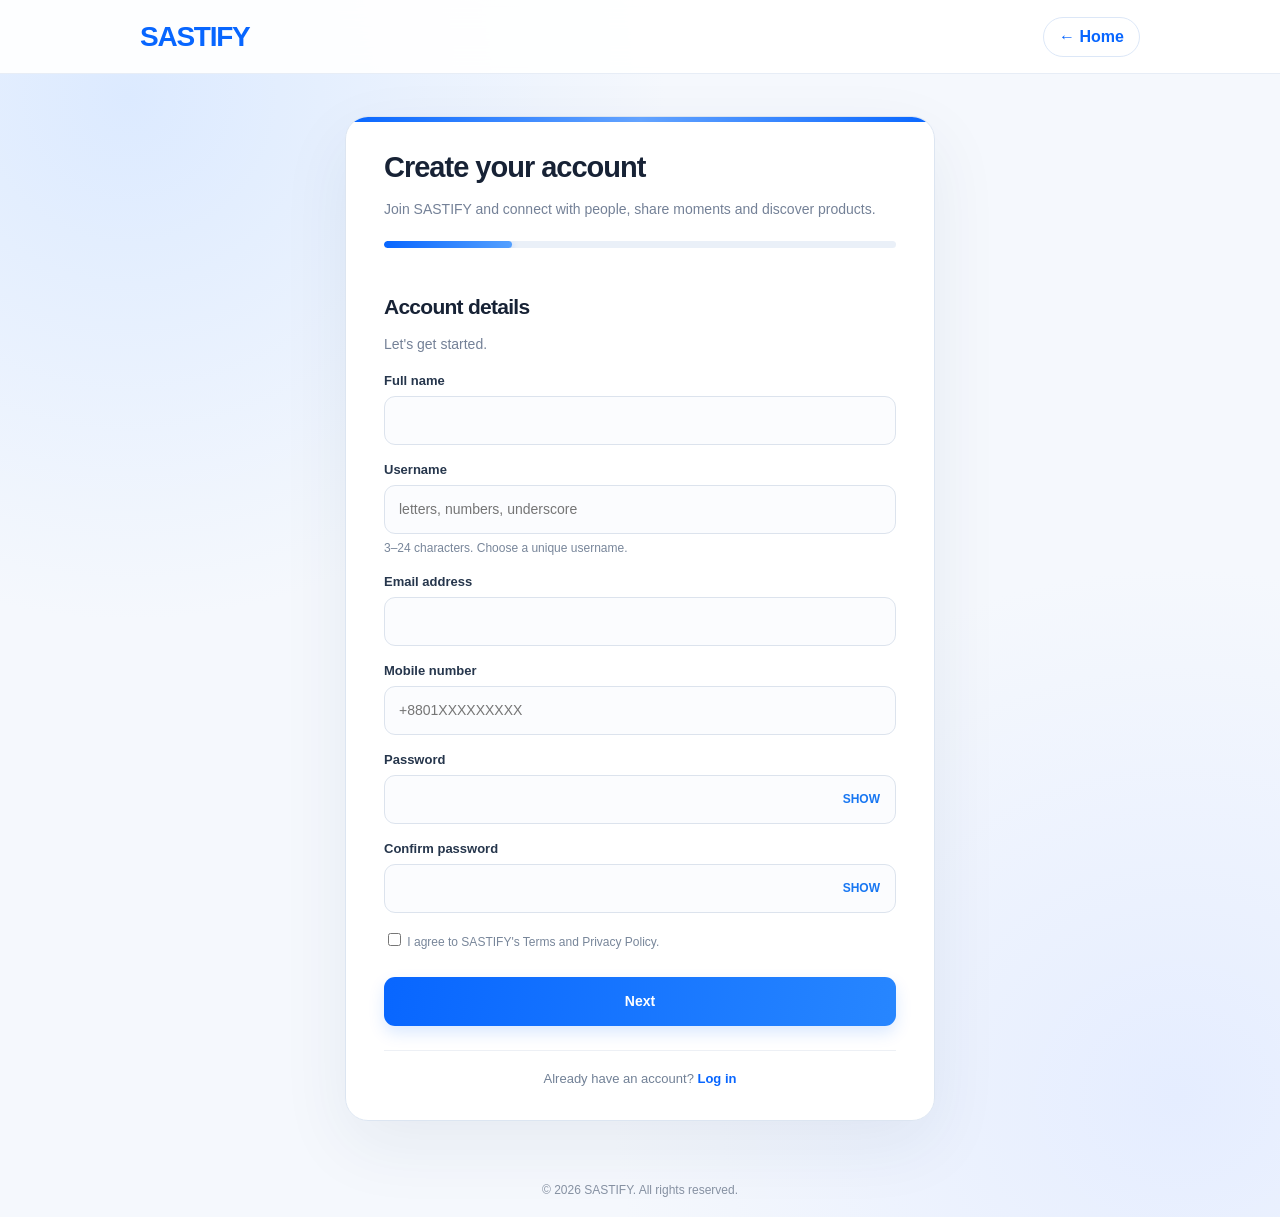
<file: signup.html>
<!doctype html>
<html lang="en"><head><meta charset="utf-8"><meta name="viewport" content="width=device-width,initial-scale=1"><meta name="theme-color" content="#0866ff"><title>Create account | SASTIFY</title>
<style>
*{box-sizing:border-box}body{margin:0;background:#f0f2f5;color:#1c1e21;font-family:Arial,sans-serif}.nav{height:64px;background:#fff;display:flex;align-items:center;justify-content:space-between;padding:0 max(18px,calc((100% - 1000px)/2));border-bottom:1px solid #ddd}.brand{font-size:25px;font-weight:850;color:#0866ff;text-decoration:none}.nav a:last-child{color:#0866ff;text-decoration:none;font-weight:bold}.wrap{width:min(500px,calc(100% - 28px));margin:30px auto}.card{background:white;border:1px solid #ddd;border-radius:12px;padding:27px;box-shadow:0 8px 25px #00000008}.head{border-bottom:1px solid #eee;padding-bottom:18px;margin-bottom:20px}.head h1{margin:0 0 8px;font-size:26px}.head p,.sub{color:#65676b;font-size:14px;line-height:1.5}.progress{height:5px;background:#e8edf4;border-radius:8px;margin-top:16px}.bar{height:100%;width:25%;background:#0866ff;border-radius:8px;transition:.2s}.step{display:none}.step.active{display:block}.step h2{font-size:20px;margin:0 0 5px}.field{margin:13px 0}.field label{display:block;font-size:13px;font-weight:bold;margin-bottom:7px}.field input{width:100%;padding:12px;border:1px solid #ccd0d5;border-radius:7px;font-size:14px}.hint{font-size:11px;color:#65676b;margin-top:5px}.actions{display:flex;gap:10px;margin-top:22px}.actions button{flex:1;padding:13px;border:0;border-radius:7px;font-weight:bold;font-size:14px;cursor:pointer}.primary{background:#0866ff;color:white}.secondary{background:#e4e6eb;color:#1c1e21}.notice{display:none;margin-top:14px;padding:12px;background:#fff2e8;color:#8a3b12;border-radius:7px;font-size:13px;line-height:1.5}.gender{display:flex;gap:9px}.gender label{flex:1;border:1px solid #ccd0d5;padding:13px 5px;text-align:center;border-radius:8px;font-size:14px}.photo{text-align:center;padding:15px}.preview{width:112px;height:112px;border-radius:50%;background:#e4e6eb;display:grid;place-items:center;margin:0 auto 14px;overflow:hidden;font-size:40px;color:#68717d}.preview img{width:100%;height:100%;object-fit:cover}.upload{display:inline-block;padding:10px 15px;border:1px solid #ccd0d5;border-radius:7px;font-weight:bold;font-size:13px;cursor:pointer}.upload input{display:none}.login{text-align:center;font-size:13px;color:#65676b;margin:18px 0 0}.login a{color:#0866ff;font-weight:bold;text-decoration:none}footer{text-align:center;color:#777;font-size:12px;padding:20px}@media(max-width:520px){.card{padding:22px 18px}.wrap{margin:18px auto}}
:root{--auth-blue:#1877f2;--auth-ink:#172235}body{min-height:100vh;background:radial-gradient(ellipse at 10% 8%,#dceaff 0,transparent 33%),radial-gradient(ellipse at 92% 90%,#e5edff 0,transparent 34%),#f5f8fd;color:var(--auth-ink);font-family:Inter,-apple-system,BlinkMacSystemFont,"Segoe UI",Arial,sans-serif}.nav{height:74px;background:#ffffffeb;backdrop-filter:blur(16px);border-bottom:1px solid #e7edf6}.brand{font-size:28px;letter-spacing:-1.2px;font-weight:900}.nav a:last-child{padding:10px 15px;border:1px solid #dce7f7;border-radius:999px;background:white}.wrap{width:min(590px,calc(100% - 28px));margin:42px auto}.card{background:#fffffff7;border:1px solid #dce5f1;border-radius:23px;padding:34px 38px;box-shadow:0 24px 70px #17345b12;position:relative;overflow:hidden}.card:before{content:"";position:absolute;inset:0 0 auto;height:5px;background:linear-gradient(90deg,#0866ff,#63a3ff,#0866ff)}.head{border:0;padding:0 0 23px;margin-bottom:24px}.head h1{font-size:29px;letter-spacing:-1px;font-weight:850}.head p,.sub{color:#748197;line-height:1.6}.progress{height:7px;background:#eaf0f8;border-radius:99px;margin-top:21px;overflow:hidden}.bar{background:linear-gradient(90deg,#0866ff,#54a0ff);border-radius:99px;box-shadow:0 2px 7px #0866ff35}.step h2{font-size:21px;font-weight:800}.field{margin:17px 0}.field label{color:#26364c;margin-bottom:8px}.field input:not([type=checkbox]):not([type=radio]){height:49px;padding:0 14px;border:1px solid #dce3ed;border-radius:11px;background:#fbfcfe;outline:none;transition:.18s}.field input:focus{background:#fff;border-color:#1877f2;box-shadow:0 0 0 4px #1877f21a}.hint{font-size:12px;color:#78869a;line-height:1.5}.actions{margin-top:26px}.actions button{min-height:49px;border-radius:11px;transition:.18s}.primary{background:linear-gradient(100deg,#0866ff,#2786ff);box-shadow:0 7px 16px #0866ff25}.primary:hover{transform:translateY(-1px);box-shadow:0 10px 20px #0866ff35}.secondary{background:#eef2f7;color:#334155}.gender{margin-top:19px}.gender label{border:1px solid #dce3ed;border-radius:11px;background:#fbfcfe;cursor:pointer;font-weight:650;transition:.18s}.gender label:has(input:checked){border-color:#1877f2;background:#edf5ff;color:#075acb;box-shadow:0 0 0 3px #1877f214}.gender input{accent-color:#1877f2}.photo{padding:22px 12px 16px;background:#f7faff;border:1px dashed #cbd9ec;border-radius:16px;margin-top:18px}.preview{width:124px;height:124px;border:4px solid white;box-shadow:0 6px 20px #19345b18;background:linear-gradient(145deg,#e4efff,#d5e5fb);color:#1877f2;font-weight:800}.upload{background:#fff;border:1px solid #d8e3f2;border-radius:10px;color:#1877f2;padding:11px 17px}.login{margin-top:24px;padding-top:20px;border-top:1px solid #edf0f5;color:#718096}.login a{color:#0866ff}footer{color:#8792a3}.password-wrap{position:relative}.password-wrap input{padding-right:76px!important}.password-toggle{position:absolute;right:8px;top:50%;transform:translateY(-50%);border:0;background:transparent;color:#1877f2;font-size:12px;font-weight:800;padding:8px;cursor:pointer}#authToast{position:fixed;z-index:9999;left:50%;top:50%;transform:translate(-50%,-50%) scale(.96);width:min(340px,calc(100% - 36px));padding:17px 18px 17px 56px;border:1px solid #e5eaf2;border-radius:18px;background:#fffffff5;backdrop-filter:blur(18px);box-shadow:0 18px 55px #10213b30;color:#172235;opacity:0;visibility:hidden;transition:.2s;pointer-events:none}#authToast.show{opacity:1;visibility:visible;transform:translate(-50%,-50%) scale(1)}#authToast:before{content:"✓";position:absolute;left:17px;top:50%;transform:translateY(-50%);width:27px;height:27px;border-radius:50%;display:grid;place-items:center;background:#e8f8ee;color:#159447;font-weight:900}#authToast.error:before{content:"!";background:#fff0ed;color:#d34232}#authToast b{display:block;margin-bottom:3px}#authToast span{font-size:13px;color:#596579}@media(max-width:520px){.nav{height:65px;padding:0 16px}.wrap{margin:22px auto}.card{padding:29px 21px 24px;border-radius:19px}.head h1{font-size:26px}.gender{gap:6px}.gender label{font-size:13px;padding:12px 3px}}</style><link rel="stylesheet" href="/assets/sastify-typography.css?v=1">
<script src="/assets/sastify-global-favicon.js?v=1"></script>
<script src="/assets/sastify-auth-session.js?v=1"></script>
</head><body>
<header class="nav"><a class="brand" href="/">SASTIFY</a><a href="/">← Home</a></header>
<main class="wrap"><section class="card"><div class="head"><h1>Create your account</h1><p>Join SASTIFY and connect with people, share moments and discover products.</p><div class="progress"><div class="bar" id="bar"></div></div></div>
<form id="form">
<section class="step active"><h2>Account details</h2><p class="sub">Let's get started.</p>
<div class="field"><label for="name">Full name</label><input id="name" maxlength="80" autocomplete="name" required></div>
<div class="field"><label for="username">Username</label><input id="username" pattern="[A-Za-z0-9_]{3,24}" minlength="3" maxlength="24" placeholder="letters, numbers, underscore" required><div class="hint">3–24 characters. Choose a unique username.</div></div>
<div class="field"><label for="email">Email address</label><input id="email" type="email" autocomplete="email" required></div>
<div class="field"><label for="phone">Mobile number</label><input id="phone" type="tel" placeholder="+8801XXXXXXXXX" pattern="\+?[0-9]{10,15}" required></div>
<div class="field"><label for="password">Password</label><input id="password" type="password" minlength="8" autocomplete="new-password" required></div>
<div class="field"><label for="confirm">Confirm password</label><input id="confirm" type="password" minlength="8" required></div>
<label class="hint"><input id="terms" type="checkbox" required> I agree to SASTIFY's Terms and Privacy Policy.</label></section>
<section class="step"><h2>When is your birthday?</h2><p class="sub">Enter your date of birth.</p><div class="field"><label for="birthday">Birthday</label><input id="birthday" type="date" required></div></section>
<section class="step"><h2>What is your gender?</h2><p class="sub">Choose one option.</p><div class="gender"><label><input type="radio" name="gender" value="Male" required> Male</label><label><input type="radio" name="gender" value="Female"> Female</label><label><input type="radio" name="gender" value="Other"> Other</label></div></section>
<section class="step"><h2>Add a profile photo</h2><p class="sub">You can add a photo now or skip this step.</p><div class="photo"><div class="preview" id="preview">S</div><label class="upload">Choose photo<input id="photo" type="file" accept="image/png,image/jpeg,image/webp"></label><p class="hint">JPG, PNG or WebP · Maximum 3 MB</p></div></section>
<div class="notice" id="notice" role="status"></div><div class="actions"><button type="button" class="secondary" id="back" hidden>Back</button><button type="button" class="primary" id="next">Next</button><button type="submit" class="primary" id="finish" hidden>Create account</button></div>
</form><p class="login">Already have an account? <a href="/#login">Log in</a></p></section></main><footer>© 2026 SASTIFY. All rights reserved.</footer>
<script>
const SUPABASE_URL='https://eepluqdmtvsvhqxcvtll.supabase.co';const KEY=String.fromCharCode(115,98,95,112,117,98,108,105,115,104,97,98,108,101,95,73,121,78,84,55,111,88,56,102,106,68,48,101,106,109,88,115,87,78,57,121,65,95,48,57,104,66,70,107,98,77);const form=document.getElementById('form'),steps=[...document.querySelectorAll('.step')],bar=document.getElementById('bar'),back=document.getElementById('back'),next=document.getElementById('next'),finish=document.getElementById('finish'),notice=document.getElementById('notice');let index=0,photo=null,toastTimer;function toast(t,type='success',title){const box=document.getElementById('authToast');box.className=type==='error'?'error show':'show';document.getElementById('authToastTitle').textContent=title||(type==='error'?'Please check':'Done');document.getElementById('authToastText').textContent=t;clearTimeout(toastTimer);toastTimer=setTimeout(()=>box.classList.remove('show'),2600)}
function show(n){index=n;steps.forEach((s,i)=>s.classList.toggle('active',i===n));bar.style.width=((n+1)*25)+'%';back.hidden=n===0;next.hidden=n===3;finish.hidden=n!==3;notice.style.display='none'}
document.querySelectorAll('#password,#confirm').forEach(input=>{const wrap=document.createElement('div');wrap.className='password-wrap';input.parentNode.insertBefore(wrap,input);wrap.appendChild(input);const toggle=document.createElement('button');toggle.type='button';toggle.className='password-toggle';toggle.textContent='SHOW';toggle.onclick=()=>{const visible=input.type==='password';input.type=visible?'text':'password';toggle.textContent=visible?'HIDE':'SHOW'};wrap.appendChild(toggle)});
function valid(){for(const el of steps[index].querySelectorAll('input[required]')){if(el.type==='radio'){if(!form.querySelector('input[name=gender]:checked')){el.reportValidity();return false}}else if(!el.checkValidity()){el.reportValidity();return false}}if(index===0&&document.getElementById('password').value!==document.getElementById('confirm').value){document.getElementById('confirm').setCustomValidity('Passwords do not match');document.getElementById('confirm').reportValidity();return false}document.getElementById('confirm').setCustomValidity('');if(index===1&&new Date(document.getElementById('birthday').value)>new Date()){notice.textContent='Birthday cannot be in the future.';notice.style.display='block';toast('Birthday cannot be in the future.','error');return false}return true}
next.onclick=()=>{if(valid())show(index+1)};back.onclick=()=>show(index-1);
document.getElementById('photo').onchange=e=>{const f=e.target.files[0];if(!f)return;if(f.size>3*1024*1024){notice.textContent='Photo must be 3 MB or smaller.';notice.style.display='block';toast('Photo must be 3 MB or smaller.','error');e.target.value='';return}photo=f;toast('Profile photo selected.','success','Photo ready');const img=document.createElement('img');img.src=URL.createObjectURL(f);const p=document.getElementById('preview');p.replaceChildren(img)};
form.onsubmit=async e=>{e.preventDefault();if(index!==3||!valid())return;finish.disabled=true;finish.textContent='Creating account…';notice.style.display='none';try{const metadata={full_name:document.getElementById('name').value.trim(),username:document.getElementById('username').value.trim().toLowerCase(),phone:document.getElementById('phone').value.trim(),birthday:document.getElementById('birthday').value,gender:form.querySelector('input[name=gender]:checked').value};const res=await fetch(SUPABASE_URL+'/auth/v1/signup',{method:'POST',headers:{'Content-Type':'application/json','apikey':KEY},body:JSON.stringify({email:document.getElementById('email').value.trim(),password:document.getElementById('password').value,data:metadata})});const data=await res.json();if(!res.ok)throw Error(data.msg||data.message||data.error_description||'Could not create account.');if(!data.access_token||!data.user)throw Error('Signup received, but no active session was returned. Check Supabase email confirmation settings, then sign in.');window.SASTIFY_AUTH.save(data);if(photo){const ext=photo.name.split('.').pop().toLowerCase().replace(/[^a-z0-9]/g,'')||'jpg',path=data.user.id+'/avatar.'+ext;const up=await fetch(SUPABASE_URL+'/storage/v1/object/avatars/'+path,{method:'POST',headers:{apikey:KEY,Authorization:'Bearer '+data.access_token,'Content-Type':photo.type,'x-upsert':'true'},body:photo});if(!up.ok)throw Error('Account created. Profile photo could not be uploaded; you can add it later.')}toast('Your SASTIFY account has been created.','success','Account created');setTimeout(()=>location.href='/profile.html',650)}catch(err){notice.textContent=err.message;notice.style.display='block';toast(err.message,'error')}finally{finish.disabled=false;finish.textContent='Create account'}};
</script><div id="authToast" role="status" aria-live="polite"><b id="authToastTitle">Success</b><span id="authToastText"></span></div></body></html>
</file>
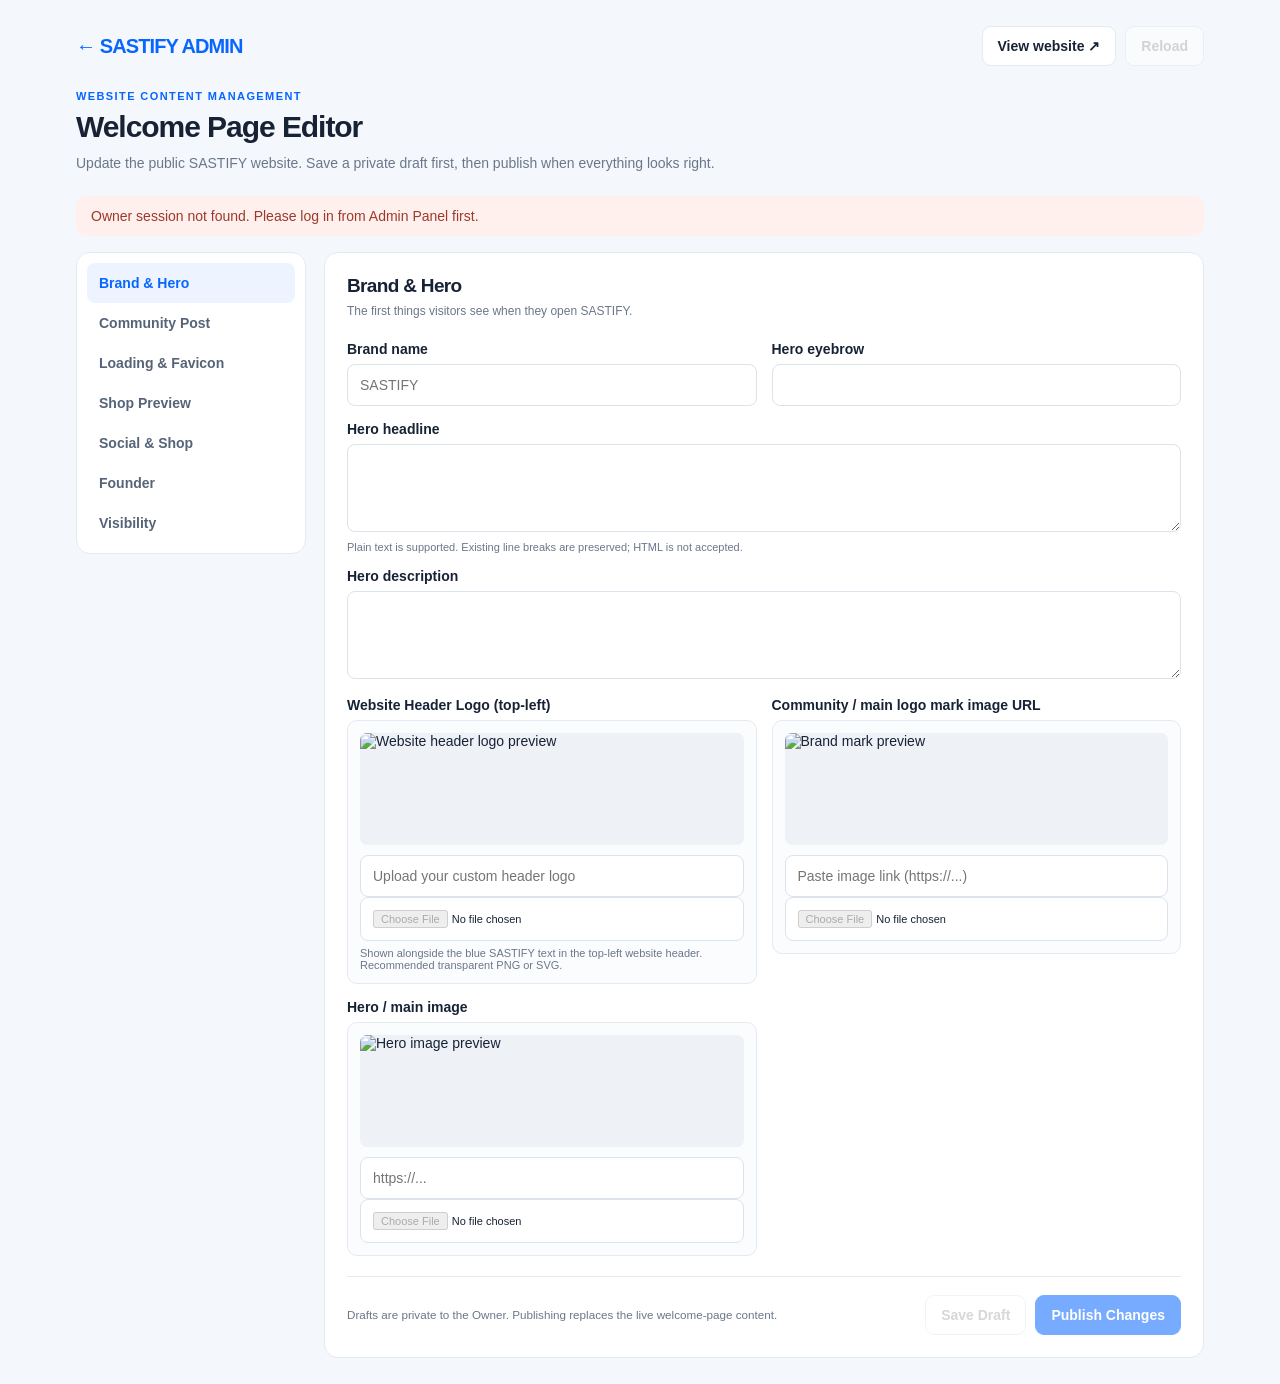
<file: welcome-editor.html>
<!doctype html>
<html lang="en"><head><meta charset="utf-8"><meta name="viewport" content="width=device-width,initial-scale=1"><meta name="robots" content="noindex,nofollow"><title>Welcome Page Editor | SASTIFY Admin</title>
<style>
:root{--blue:#0866ff;--ink:#172235;--muted:#6b7789;--line:#e5eaf1;--bg:#f4f7fb;--surface:#fff}*{box-sizing:border-box}body{margin:0;background:var(--bg);color:var(--ink);font:14px Inter,-apple-system,BlinkMacSystemFont,"Segoe UI",Arial,sans-serif}button,input,textarea{font:inherit}a{color:inherit;text-decoration:none}.shell{max-width:1180px;margin:auto;padding:26px}.bar{display:flex;justify-content:space-between;align-items:center;gap:14px;margin-bottom:24px}.brand{font-weight:850;font-size:20px;color:var(--blue)}.actions{display:flex;gap:9px;flex-wrap:wrap}.btn{border:1px solid var(--line);background:#fff;border-radius:9px;padding:11px 15px;font-weight:750;cursor:pointer}.btn.primary{background:var(--blue);color:#fff;border-color:var(--blue)}.btn:disabled{opacity:.55;cursor:wait}.intro{margin-bottom:22px}.eyebrow{color:var(--blue);font-size:11px;font-weight:850;letter-spacing:1.4px}.intro h1{font-size:30px;margin:8px 0}.intro p{color:var(--muted);line-height:1.6;margin:0}.status{padding:12px 15px;border-radius:10px;background:#eaf2ff;color:#1857ae;margin:16px 0;display:none}.status.error{background:#fff0ed;color:#9c392b}.status.success{background:#e9f8ef;color:#176d40}.layout{display:grid;grid-template-columns:230px 1fr;gap:18px;align-items:start}.side,.panel{background:var(--surface);border:1px solid var(--line);border-radius:14px}.side{padding:10px;position:sticky;top:18px}.side button{width:100%;text-align:left;border:0;background:transparent;padding:12px;border-radius:8px;color:#566478;font-weight:700;cursor:pointer}.side button.active,.side button:hover{background:#edf4ff;color:var(--blue)}.panel{padding:22px}.group{display:none}.group.active{display:block}.group h2{margin:0 0 5px;font-size:19px}.hint{color:var(--muted);font-size:12px;line-height:1.55;margin:0 0 20px}.fields{display:grid;grid-template-columns:1fr 1fr;gap:15px}.field{min-width:0}.field.full{grid-column:1/-1}.field label{display:block;font-weight:750;margin-bottom:7px}.field input,.field textarea{width:100%;border:1px solid #dce3ed;border-radius:8px;padding:12px;background:#fff;color:#172235;outline:none}.field textarea{min-height:88px;resize:vertical;line-height:1.5}.field input:focus,.field textarea:focus{border-color:var(--blue);box-shadow:0 0 0 3px #0866ff16}.field small{display:block;color:var(--muted);font-size:11px;margin-top:6px}.image-field{border:1px solid var(--line);border-radius:10px;padding:12px;background:#fbfcfe}.image-field img{display:block;width:100%;height:112px;object-fit:cover;border-radius:7px;background:#eef2f7;margin-bottom:10px}.image-tools{display:flex;gap:7px;align-items:center;flex-wrap:wrap}.image-tools input[type=file]{font-size:11px;max-width:100%}.footerbar{display:flex;justify-content:space-between;gap:10px;align-items:center;margin-top:20px;padding-top:18px;border-top:1px solid var(--line)}.footerbar small{color:var(--muted);line-height:1.5}.toggle{display:flex;align-items:center;gap:9px;margin:12px 0}.toggle input{width:17px;height:17px}.preview{display:grid;grid-template-columns:1fr 1fr;gap:12px}.preview a{padding:14px;border:1px solid var(--line);border-radius:9px;background:#fbfcfe}.preview b{display:block;margin-bottom:5px}.preview span{color:var(--muted);font-size:12px}@media(max-width:760px){.shell{padding:17px}.layout{grid-template-columns:1fr}.side{position:static;display:grid;grid-template-columns:repeat(3,1fr)}.side button{text-align:center;padding:10px 5px;font-size:12px}.fields{grid-template-columns:1fr}.field.full{grid-column:auto}.bar{align-items:flex-start;flex-direction:column}.panel{padding:16px}.preview{grid-template-columns:1fr}}@media(max-width:430px){.side{grid-template-columns:repeat(2,1fr)}.actions{width:100%}.actions .btn{flex:1}}

#sastifyToast{position:fixed;z-index:99999;left:50%;top:50%;transform:translate(-50%,-50%) scale(.96);padding:13px 22px;border:1px solid rgba(24,119,242,.22);border-radius:16px;background:rgba(255,255,255,.58);backdrop-filter:blur(22px) saturate(160%);-webkit-backdrop-filter:blur(22px) saturate(160%);box-shadow:0 14px 45px #10213b22;color:#1877f2;font:750 14px/1.2 Inter,-apple-system,BlinkMacSystemFont,"Segoe UI",Arial,sans-serif;letter-spacing:.1px;opacity:0;visibility:hidden;transition:opacity .2s,transform .2s,visibility .2s;pointer-events:none;text-align:center}#sastifyToast.show{opacity:1;visibility:visible;transform:translate(-50%,-50%) scale(1)}#sastifyToast b{display:block;font-size:14px;color:#1877f2}#sastifyToast span{display:none}#publishConfirm{position:fixed;inset:0;z-index:100000;display:none;place-items:center;padding:22px;background:rgba(18,29,48,.22);backdrop-filter:blur(7px);-webkit-backdrop-filter:blur(7px)}#publishConfirm.show{display:grid}#publishConfirm .confirm-card{width:min(330px,100%);padding:22px 20px 16px;border:1px solid rgba(255,255,255,.72);border-radius:22px;background:rgba(255,255,255,.62);backdrop-filter:blur(28px) saturate(170%);-webkit-backdrop-filter:blur(28px) saturate(170%);box-shadow:0 22px 70px #10213b35;text-align:center}#publishConfirm h3{margin:0 0 20px;color:#1877f2;font-size:16px;font-weight:800}#publishConfirm .confirm-actions{display:flex;gap:10px}#publishConfirm button{flex:1;border:1px solid rgba(24,119,242,.25);border-radius:12px;padding:11px 14px;background:rgba(255,255,255,.55);color:#1877f2;font-weight:800;cursor:pointer}#publishConfirm #confirmOk{background:#1877f2;color:#fff;border-color:#1877f2}body.dark #sastifyToast,body.dark #publishConfirm .confirm-card{background:rgba(23,34,53,.68);border-color:#52627a}body.dark #sastifyToast b,body.dark #publishConfirm h3{color:#78adff}body.dark #publishConfirm button{color:#9bc2ff}body.dark #publishConfirm #confirmOk{color:#fff}
</style><link rel="stylesheet" href="/assets/sastify-typography.css?v=1">
<script src="/assets/sastify-global-favicon.js?v=1"></script>
</head><body>
<div id="sastifyToast" role="status" aria-live="polite"><b>Successful</b><span id="sastifyToastText"></span></div><div id="publishConfirm" aria-hidden="true"><div class="confirm-card" role="dialog" aria-modal="true" aria-labelledby="confirmTitle"><h3 id="confirmTitle">Publish changes?</h3><div class="confirm-actions"><button type="button" id="confirmCancel">Cancel</button><button type="button" id="confirmOk">OK</button></div></div></div>
<main class="shell">
<header class="bar"><a class="brand" href="/admin.html">← SASTIFY ADMIN</a><div class="actions"><a class="btn" href="/" target="_blank" rel="noopener">View website ↗</a><button class="btn" id="reload">Reload</button></div></header>
<section class="intro"><div class="eyebrow">WEBSITE CONTENT MANAGEMENT</div><h1>Welcome Page Editor</h1><p>Update the public SASTIFY website. Save a private draft first, then publish when everything looks right.</p></section>
<div class="status" id="status" role="status"></div>
<div class="layout"><nav class="side" aria-label="Editor sections">
<button class="active" data-tab="brand">Brand & Hero</button><button data-tab="community">Community Post</button><button data-tab="identity">Loading & Favicon</button><button data-tab="shop">Shop Preview</button><button data-tab="social">Social & Shop</button><button data-tab="founder">Founder</button><button data-tab="settings">Visibility</button>
</nav><section class="panel">
<div class="group active" id="tab-brand"><h2>Brand & Hero</h2><p class="hint">The first things visitors see when they open SASTIFY.</p><div class="fields">
<div class="field"><label>Brand name</label><input data-key="brand-name" placeholder="SASTIFY"></div>
<div class="field"><label>Hero eyebrow</label><input data-key="hero-eyebrow"></div>
<div class="field full"><label>Hero headline</label><textarea data-key="hero-title"></textarea><small>Plain text is supported. Existing line breaks are preserved; HTML is not accepted.</small></div>
<div class="field full"><label>Hero description</label><textarea data-key="hero-description"></textarea></div>
<div class="field"><label>Website Header Logo (top-left)</label><div class="image-field"><img data-preview="site-logo" alt="Website header logo preview"><input data-key="site-logo" placeholder="Upload your custom header logo"><div class="image-tools"><input type="file" accept="image/png,image/jpeg,image/webp,image/svg+xml" data-upload="site-logo"></div><small>Shown alongside the blue SASTIFY text in the top-left website header. Recommended transparent PNG or SVG.</small></div></div><div class="field"><label>Community / main logo mark image URL</label><div class="image-field"><img data-preview="brand-mark" alt="Brand mark preview"><input data-key="brand-mark" placeholder="Paste image link (https://...)"><div class="image-tools"><input type="file" accept="image/png,image/jpeg,image/webp,image/svg+xml" data-upload="brand-mark"></div></div></div>
<div class="field"><label>Hero / main image</label><div class="image-field"><img data-preview="hero-image" alt="Hero image preview"><input data-key="hero-image" placeholder="https://..."><div class="image-tools"><input type="file" accept="image/png,image/jpeg,image/webp,image/svg+xml" data-upload="hero-image"></div></div></div>
</div></div>
<div class="group" id="tab-identity"><h2>Loading Animation & Favicon</h2><p class="hint">Upload your own SASTIFY logo for the loading animation and browser / Google search favicon. Recommended: square PNG, 512 × 512 px, with the logo clearly visible. Uploading here does not restore any assistant-generated logo.</p><div class="fields"><div class="field"><label>Loading Animation Logo</label><div class="image-field"><img data-preview="loading-logo" alt="Loading logo preview"><input data-key="loading-logo" placeholder="Uploaded image URL appears here"><div class="image-tools"><input type="file" accept="image/png,image/jpeg,image/webp,image/svg+xml" data-upload="loading-logo"></div><small>Shown in the loading animation when visitors open SASTIFY.</small></div></div><div class="field"><label>Browser / Google Favicon Logo</label><div class="image-field"><img data-preview="favicon-logo" alt="Favicon logo preview"><input data-key="favicon-logo" placeholder="Uploaded image URL appears here"><div class="image-tools"><input type="file" accept="image/png,image/jpeg,image/webp,image/svg+xml" data-upload="favicon-logo"></div><small>Use a square 512 × 512 px PNG for best clarity. Google may take time to refresh its search icon.</small></div></div></div></div>
<div class="group" id="tab-community"><h2>Community Post</h2><p class="hint">Edit the community identity, caption and featured post image shown on the welcome page.</p><div class="fields">
<div class="field"><label>Community name</label><input data-key="community-name"></div><div class="field"><label>Community meta line</label><input data-key="community-meta"></div>
<div class="field full"><label>Bangla caption</label><textarea data-key="community-caption-bn"></textarea></div><div class="field full"><label>English caption</label><textarea data-key="community-caption-en"></textarea></div>
<div class="field"><label>Community avatar URL</label><div class="image-field"><img data-preview="community-avatar" alt="Community avatar preview"><input data-key="community-avatar" placeholder="https://..."><div class="image-tools"><input type="file" accept="image/png,image/jpeg,image/webp" data-upload="community-avatar"></div></div></div>
<div class="field"><label>Featured post image URL</label><div class="image-field"><img data-preview="community-post-image" alt="Community post preview"><input data-key="community-post-image" placeholder="https://..."><div class="image-tools"><input type="file" accept="image/png,image/jpeg,image/webp" data-upload="community-post-image"></div></div></div>
</div></div>
<div class="group" id="tab-shop"><h2>Shop Preview</h2><p class="hint">Change the category imagery and introductory label shown on the public landing page.</p><div class="fields">
<div class="field full"><label>Shop section eyebrow</label><input data-key="shop-kicker"></div>
<div class="field"><label>Audio & Gadgets image URL</label><div class="image-field"><img data-preview="shop-audio-image" alt="Audio category preview"><input data-key="shop-audio-image"><div class="image-tools"><input type="file" accept="image/*" data-upload="shop-audio-image"></div></div></div>
<div class="field"><label>Fashion image URL</label><div class="image-field"><img data-preview="shop-fashion-image" alt="Fashion category preview"><input data-key="shop-fashion-image"><div class="image-tools"><input type="file" accept="image/*" data-upload="shop-fashion-image"></div></div></div>
<div class="field"><label>Accessories image URL</label><div class="image-field"><img data-preview="shop-accessories-image" alt="Accessories category preview"><input data-key="shop-accessories-image"><div class="image-tools"><input type="file" accept="image/*" data-upload="shop-accessories-image"></div></div></div>
<div class="field"><label>Lifestyle image URL</label><div class="image-field"><img data-preview="shop-lifestyle-image" alt="Lifestyle category preview"><input data-key="shop-lifestyle-image"><div class="image-tools"><input type="file" accept="image/*" data-upload="shop-lifestyle-image"></div></div></div>
</div></div>
<div class="group" id="tab-social"><h2>Social & Shop Banners</h2><p class="hint">Update the two large feature cards explaining SASTIFY Social and Shop.</p><div class="fields">
<div class="field"><label>Social banner image URL</label><div class="image-field"><img data-preview="social-banner-image" alt="Social banner preview"><input data-key="social-banner-image"><div class="image-tools"><input type="file" accept="image/*" data-upload="social-banner-image"></div></div></div>
<div class="field"><label>Shop banner image URL</label><div class="image-field"><img data-preview="shop-banner-image" alt="Shop banner preview"><input data-key="shop-banner-image"><div class="image-tools"><input type="file" accept="image/*" data-upload="shop-banner-image"></div></div></div>
</div></div>
<div class="group" id="tab-founder"><h2>Founder Information</h2><p class="hint">Keep the public founder credit accurate and up to date.</p><div class="fields">
<div class="field"><label>Role / label</label><input data-key="founder-role"></div><div class="field"><label>Founder name</label><input data-key="founder-name"></div>
<div class="field full"><label>Short bio</label><textarea data-key="founder-bio"></textarea></div>
<div class="field"><label>Founder photo URL</label><div class="image-field"><img data-preview="founder-photo" alt="Founder preview"><input data-key="founder-photo"><div class="image-tools"><input type="file" accept="image/*" data-upload="founder-photo"></div></div></div>
</div></div>
<div class="group" id="tab-settings"><h2>Section Visibility</h2><p class="hint">Temporarily hide optional blocks from the public welcome page without deleting their content.</p>
<label class="toggle"><input type="checkbox" data-visible="shop-preview" checked> Show Shop preview</label><label class="toggle"><input type="checkbox" data-visible="experiences" checked> Show Social & Shop feature banners</label><label class="toggle"><input type="checkbox" data-visible="about" checked> Show Founder section</label>
<div class="preview"><a href="/" target="_blank" rel="noopener"><b>Public website</b><span>Open the current visitor-facing page</span></a><a href="/admin.html" target="_blank" rel="noopener"><b>Admin dashboard</b><span>Return to SASTIFY owner workspace</span></a></div>
</div>
<div class="footerbar"><small>Drafts are private to the Owner. Publishing replaces the live welcome-page content.</small><div class="actions"><button class="btn" id="saveDraft">Save Draft</button><button class="btn primary" id="publish">Publish Changes</button></div></div>
</section></div></main>
<script>
const SB='https://eepluqdmtvsvhqxcvtll.supabase.co',KEY=String.fromCharCode(115,98,95,112,117,98,108,105,115,104,97,98,108,101,95,73,121,78,84,55,111,88,56,102,106,68,48,101,106,109,88,115,87,78,57,121,65,95,48,57,104,66,70,107,98,77);
const $=s=>document.querySelector(s),$$=s=>[...document.querySelectorAll(s)];let session=null,user=null,content={};
function notice(msg,type=''){const n=$('#status');n.textContent=msg;n.className='status '+type;n.style.display='block'}

let sastifyToastTimer;function showToast(){const box=document.getElementById('sastifyToast');if(!box)return;box.className='show';clearTimeout(sastifyToastTimer);sastifyToastTimer=setTimeout(()=>box.classList.remove('show'),1600)}
function confirmPublish(){return new Promise(resolve=>{const modal=$('#publishConfirm'),ok=$('#confirmOk'),cancel=$('#confirmCancel');const close=value=>{modal.classList.remove('show');modal.setAttribute('aria-hidden','true');ok.removeEventListener('click',yes);cancel.removeEventListener('click',no);modal.removeEventListener('click',outside);document.removeEventListener('keydown',escape);resolve(value)};const yes=()=>close(true),no=()=>close(false),outside=e=>{if(e.target===modal)no()},escape=e=>{if(e.key==='Escape')no()};ok.addEventListener('click',yes);cancel.addEventListener('click',no);modal.addEventListener('click',outside);document.addEventListener('keydown',escape);modal.classList.add('show');modal.setAttribute('aria-hidden','false');ok.focus()})}

function headers(){return {'apikey':KEY,'Authorization':'Bearer '+session.access_token,'Content-Type':'application/json','Prefer':'return=minimal'}}
async function request(path,opts={}){const r=await fetch(SB+path,{...opts,headers:{...headers(),...(opts.headers||{})}});if(!r.ok){let d={};try{d=await r.json()}catch{}throw Error(d.message||d.msg||d.error_description||'Request failed ('+r.status+')')}return r.status===204?null:r.json()}
async function ownerCheck(){session=JSON.parse(sessionStorage.getItem('sastify_owner_session')||'null');if(!session?.access_token)throw Error('Owner session not found. Please log in from Admin Panel first.');const me=await fetch(SB+'/auth/v1/user',{headers:{apikey:KEY,Authorization:'Bearer '+session.access_token}});if(!me.ok)throw Error('Your Owner session expired. Please log in again.');user=await me.json();const rows=await request('/rest/v1/admin_access?select=user_id,access_level&user_id=eq.'+encodeURIComponent(user.id));if(!rows.some(x=>x.user_id===user.id&&x.access_level==='owner'))throw Error('This account does not have Owner permission.')}
function collect(){const o={...content};$$('[data-key]').forEach(el=>o[el.dataset.key]=el.value.trim());o.visibility={};$$('[data-visible]').forEach(el=>o.visibility[el.dataset.visible]=el.checked);return o}
function apply(o){content=o||{};$$('[data-key]').forEach(el=>{el.value=content[el.dataset.key]||''});$$('[data-visible]').forEach(el=>el.checked=content.visibility?.[el.dataset.visible]!==false);$$('[data-preview]').forEach(img=>{const u=content[img.dataset.preview];img.src=u||'';img.style.display=u?'block':'none'})}
async function load(){const rows=await request('/rest/v1/site_content?select=draft,published&id=eq.welcome');content=rows[0]?.draft||rows[0]?.published||{};apply(content);$('#status').style.display='none'}
async function persist(publish){const data=collect(),exists=await request('/rest/v1/site_content?select=id&id=eq.welcome');const body={id:'welcome',draft:data,updated_at:new Date().toISOString(),updated_by:user.id};if(publish){body.published=data;body.published_at=new Date().toISOString()}if(exists.length){delete body.id;await request('/rest/v1/site_content?id=eq.welcome',{method:'PATCH',body:JSON.stringify(body)})}else await request('/rest/v1/site_content',{method:'POST',body:JSON.stringify(body)});content=data;$('#status').style.display='none';showToast()}
async function upload(file,key){if(!file)return;if(file.size>5*1024*1024)throw Error('Image must be 5 MB or smaller.');if(!/^image\/(jpeg|png|webp|gif|svg\+xml)$/.test(file.type))throw Error('Please choose a JPG, PNG, WebP, GIF or SVG image.');const ext=(file.name.split('.').pop()||'jpg').toLowerCase().replace(/[^a-z0-9]/g,'');const path='welcome/'+key+'/'+Date.now()+'.'+ext;const r=await fetch(SB+'/storage/v1/object/site-assets/'+path,{method:'POST',headers:{apikey:KEY,Authorization:'Bearer '+session.access_token,'Content-Type':file.type,'x-upsert':'true'},body:file});if(!r.ok){let d={};try{d=await r.json()}catch{}throw Error(d.message||'Image upload failed. Run the welcome CMS SQL setup first.')}const url=SB+'/storage/v1/object/public/site-assets/'+path;const input=$('[data-key="'+key+'"]');input.value=url;const img=$('[data-preview="'+key+'"]');if(img){img.src=url;img.style.display='block'}content[key]=url;$('#status').style.display='none'}
$$('[data-tab]').forEach(b=>b.addEventListener('click',()=>{$$('[data-tab]').forEach(x=>x.classList.toggle('active',x===b));$$('.group').forEach(x=>x.classList.toggle('active',x.id==='tab-'+b.dataset.tab))}));
$$('[data-key]').forEach(el=>el.addEventListener('input',()=>{const img=$('[data-preview="'+el.dataset.key+'"]');if(img){img.src=el.value;img.style.display=el.value?'block':'none'}}));
$$('[data-upload]').forEach(el=>el.addEventListener('change',async()=>{try{await upload(el.files[0],el.dataset.upload)}catch(e){notice(e.message,'error')}finally{el.value=''}}));
$('#saveDraft').onclick=async()=>{const b=$('#saveDraft');b.disabled=true;try{await persist(false)}catch(e){notice(e.message,'error')}finally{b.disabled=false}};
$('#publish').onclick=async()=>{if(!await confirmPublish())return;const b=$('#publish');b.disabled=true;try{await persist(true)}catch(e){notice(e.message,'error')}finally{b.disabled=false}};
$('#reload').onclick=async()=>{try{await load()}catch(e){notice(e.message,'error')}};
(async()=>{try{await ownerCheck();await load()}catch(e){notice(e.message,'error');$$('button,input,textarea').forEach(x=>x.disabled=true)}})();
</script></body></html>
</file>
<file: assets/sastify-typography.css>
/* SASTIFY system typography — Apple/iPhone-style system font stack */
:root{--sastify-font:-apple-system,BlinkMacSystemFont,"SF Pro Display","SF Pro Text","Helvetica Neue",Arial,sans-serif}
html,body,button,input,textarea,select,optgroup,option{font-family:var(--sastify-font)!important;-webkit-font-smoothing:antialiased;text-rendering:optimizeLegibility}
body{font-feature-settings:"kern" 1,"liga" 1}
h1,h2,h3,h4,h5,h6,.brand,.logo,.wordmark,[data-editable-text="brand-name"]{font-family:var(--sastify-font)!important;letter-spacing:-.035em}
.brand,[data-editable-text="brand-name"]{font-weight:800!important;letter-spacing:-.045em!important}
button,input,textarea,select{letter-spacing:normal}
</file>
